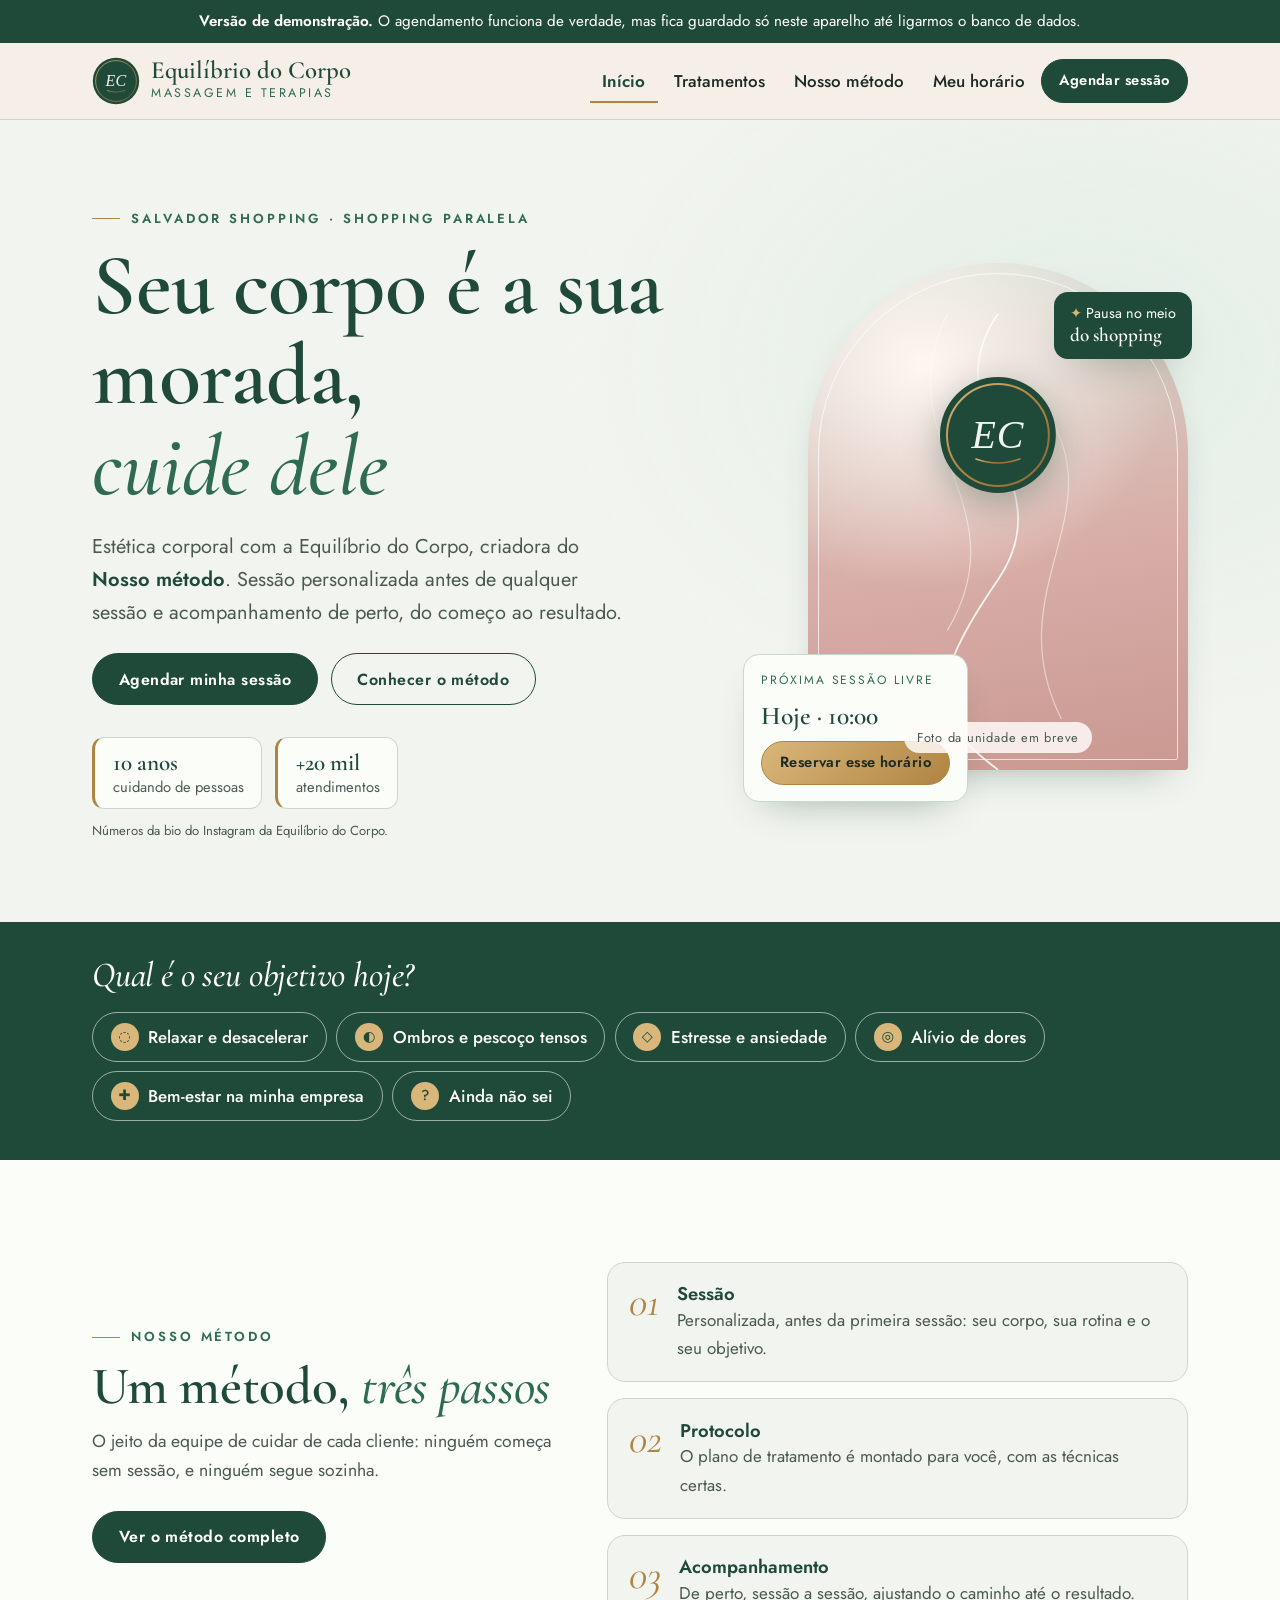
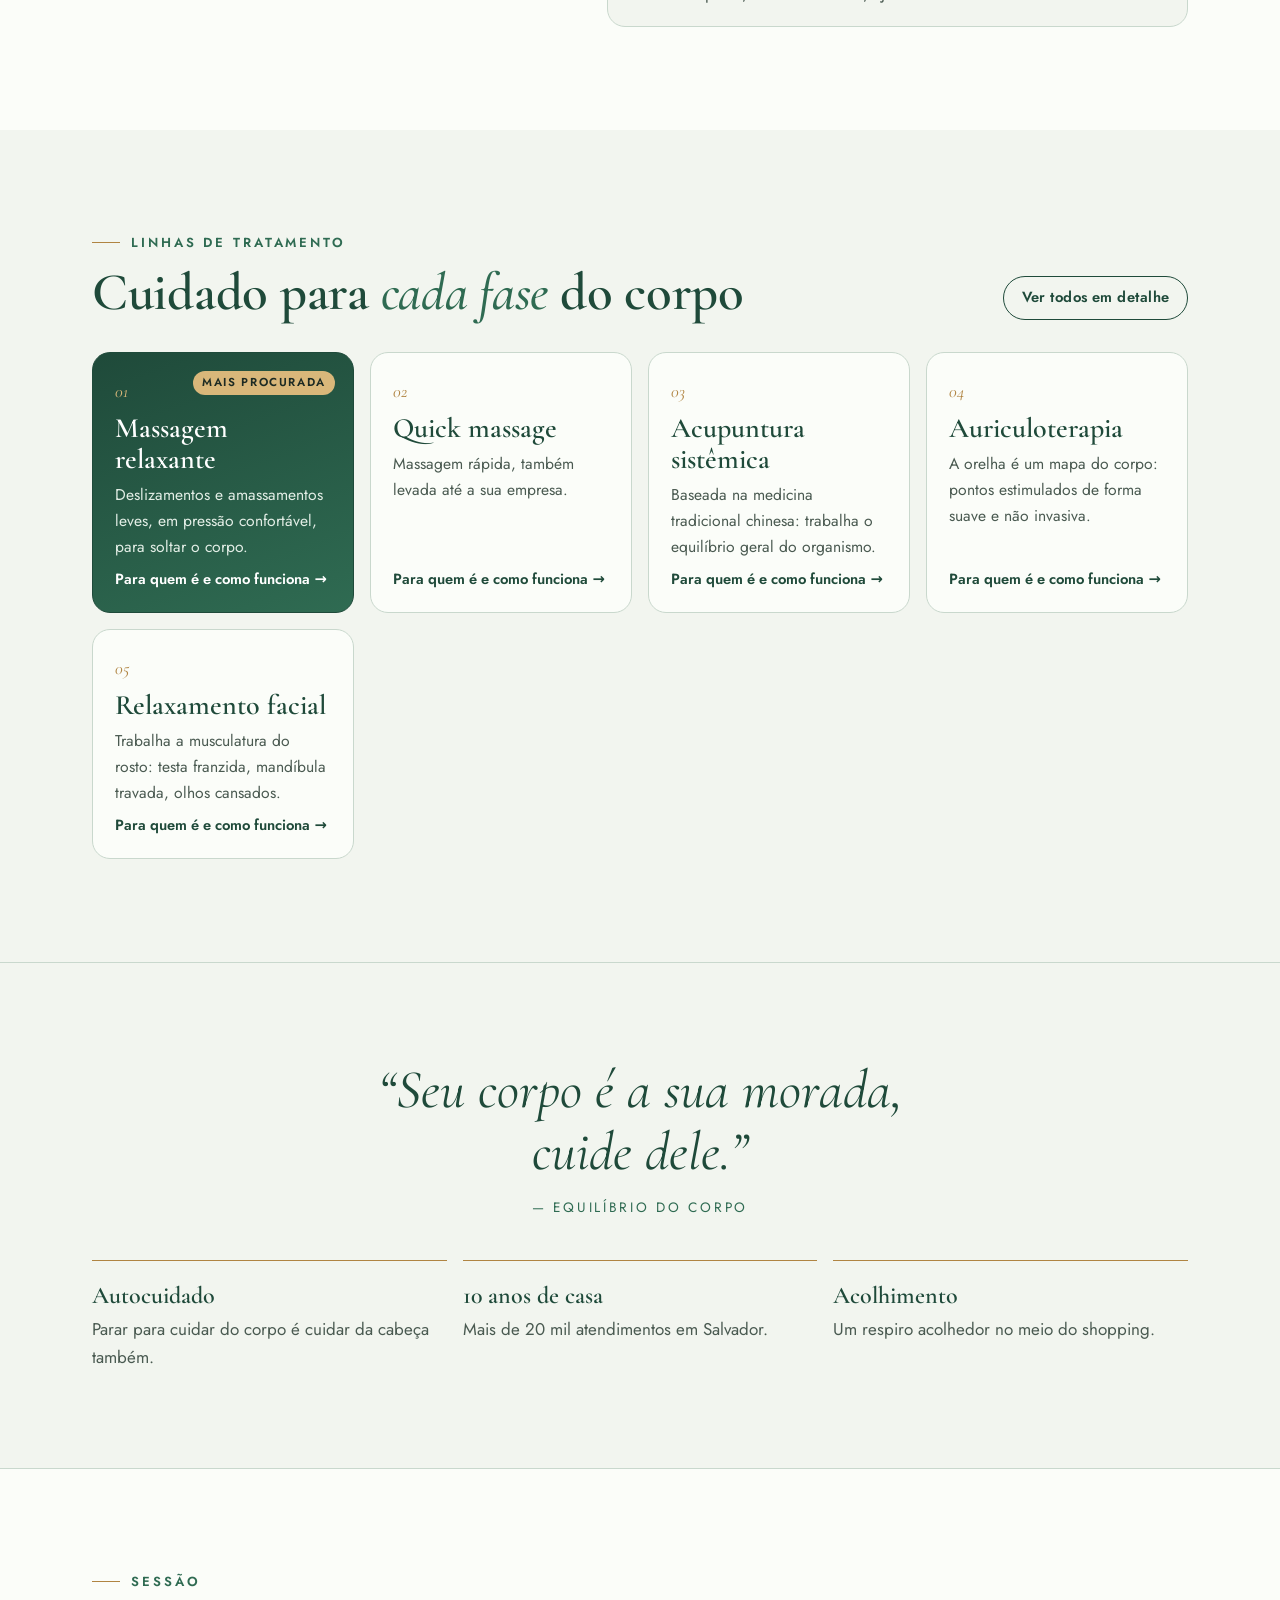
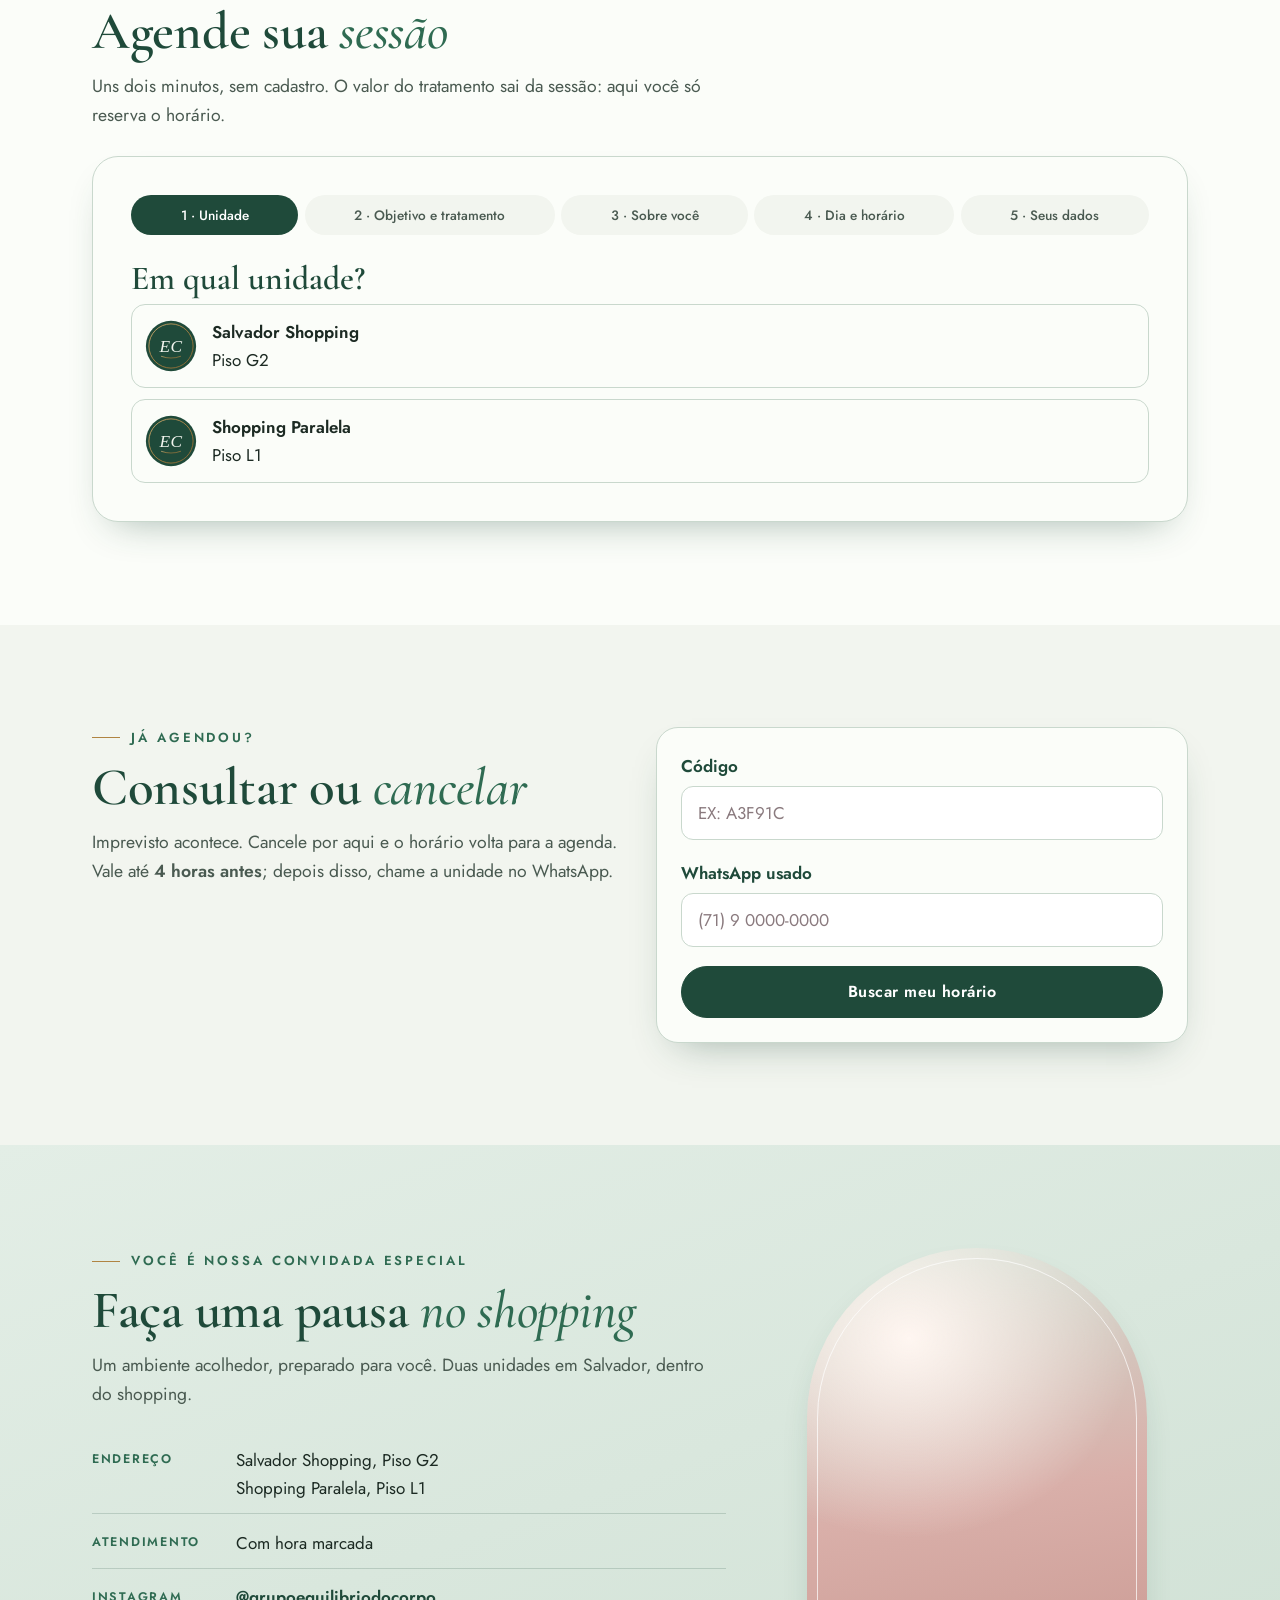
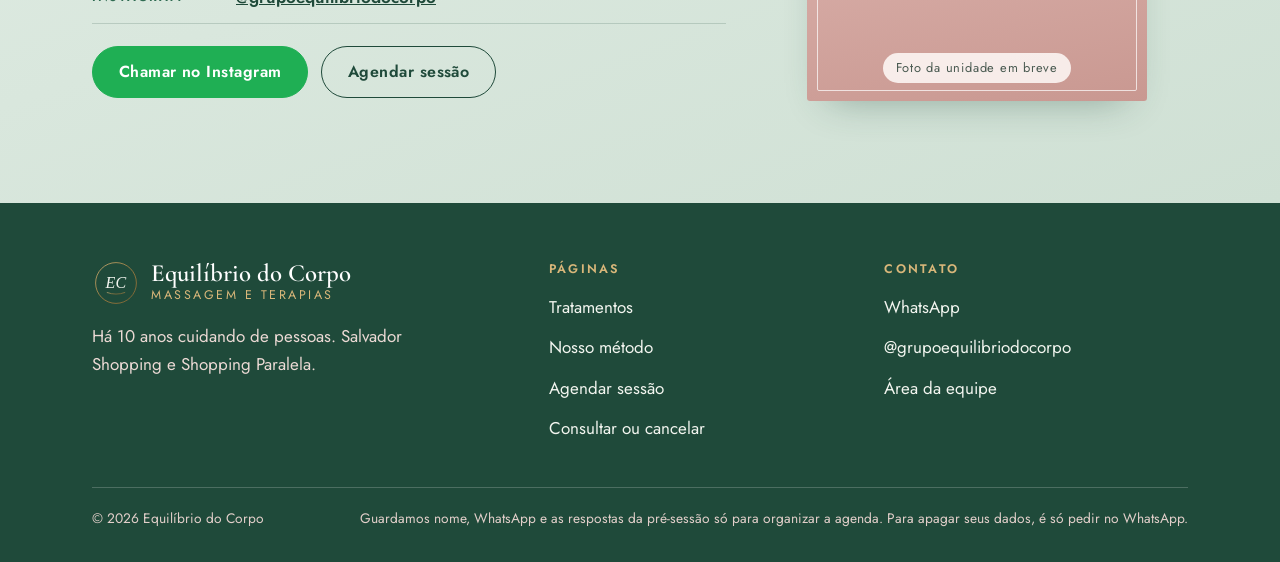
<file: index.html>
<!DOCTYPE html>
<html lang="pt-BR">
<head>
<meta charset="UTF-8">
<meta name="viewport" content="width=device-width, initial-scale=1.0">
<title>Equilíbrio do Corpo · Salvador</title>
<meta name="description" content="Equilíbrio do Corpo: massagem relaxante, quick massage, acupuntura, auriculoterapia e relaxamento facial no Salvador Shopping e no Shopping Paralela. Agende pelo site.">
<meta name="theme-color" content="#1F4A3A">
<link rel="icon" href="assets/monograma.svg" type="image/svg+xml">
<meta property="og:type" content="website">
<meta property="og:title" content="Equilíbrio do Corpo">
<meta property="og:description" content="Seu corpo merece um novo cuidado. Agende sua sessão personalizada.">
<meta property="og:locale" content="pt_BR">
<link rel="preconnect" href="https://fonts.googleapis.com">
<link rel="preconnect" href="https://fonts.gstatic.com" crossorigin>
<link href="https://fonts.googleapis.com/css2?family=Cormorant+Garamond:ital,wght@0,500;0,600;0,700;1,500;1,600&family=Jost:wght@400;500;600;700&display=swap" rel="stylesheet">
<link rel="stylesheet" href="assets/estilo.css?v=20261116105741">
<script type="application/ld+json">
{"@context":"https://schema.org","@type":"HealthAndBeautyBusiness","name":"Equilíbrio do Corpo","address":{"@type":"PostalAddress","addressLocality":"Salvador","addressRegion":"BA","addressCountry":"BR"},"sameAs":["https://www.instagram.com/grupoequilibriodocorpo/"]}
</script>
</head>
<body>

<div id="faixa-demo" class="faixa-demo" hidden>
  <b>Versão de demonstração.</b> O agendamento funciona de verdade, mas fica guardado só neste aparelho até ligarmos o banco de dados.
</div>

<header class="topo">
  <div class="wrap topo-in">
    <a class="marca" href="index.html" aria-label="Equilíbrio do Corpo, início">
      <img src="assets/monograma.svg" alt="" width="48" height="48">
      <span><b>Equilíbrio do Corpo</b><small>Massagem e terapias</small></span>
    </a>
    <button class="btn-menu" id="btn-menu" type="button" aria-expanded="false" aria-controls="menu">Menu</button>
    <nav class="menu" id="menu" aria-label="Páginas">
      <a href="index.html">Início</a>
      <a href="tratamentos.html">Tratamentos</a>
      <a href="metodo.html">Nosso método</a>
      <a href="index.html#meu-horario">Meu horário</a>
      <a class="btn btn-cacau mini" href="index.html#agendar">Agendar sessão</a>
    </nav>
  </div>
</header>

<main>
<!-- ================= CAPA ================= -->
<section class="capa">
  <div class="wrap capa-in">
    <div class="capa-txt">
      <p class="olho">Salvador Shopping · Shopping Paralela</p>
      <h1>Seu corpo é a sua morada, <em>cuide dele</em></h1>
      <p class="lead">Estética corporal com a Equilíbrio do Corpo, criadora do <b>Nosso método</b>. Sessão personalizada antes de qualquer sessão e acompanhamento de perto, do começo ao resultado.</p>
      <div class="acoes">
        <a class="btn btn-cacau" href="#agendar">Agendar minha sessão</a>
        <a class="btn btn-linha" href="metodo.html">Conhecer o método</a>
      </div>
      <ul class="promessas" aria-label="O que a equipe propõe no Instagram">
        <li><b>10 anos</b><span>cuidando de pessoas</span></li>
        <li><b>+20 mil</b><span>atendimentos</span></li>
      </ul>
      <p class="nota-fina">Números da bio do Instagram da Equilíbrio do Corpo.</p>
    </div>
    <div class="capa-arte">
      <div class="arco arco-grande">
        <svg class="arco-linhas" viewBox="0 0 300 400" aria-hidden="true">
          <path d="M150 40 C 95 120, 205 170, 150 250 S 95 360, 150 400" fill="none" stroke="currentColor" stroke-width="1.4"/>
          <path d="M110 40 C 60 140, 170 190, 110 290" fill="none" stroke="currentColor" stroke-width="1" opacity=".55"/>
          <path d="M190 120 C 240 200, 150 260, 200 360" fill="none" stroke="currentColor" stroke-width="1" opacity=".55"/>
        </svg>
        <img class="arco-mono" src="assets/monograma.svg" alt="" width="120" height="120">
        <span class="arco-txt">Foto da unidade em breve</span>
      </div>
      <div class="cartao-vaga" id="prox-vaga" hidden>
        <span class="cv-rot">Próxima sessão livre</span>
        <b id="prox-quando"></b>
        <button class="btn btn-ouro mini" id="prox-reservar" type="button">Reservar esse horário</button>
      </div>
      <div class="cartao-flutua"><span class="estrela" aria-hidden="true">✦</span> Pausa no meio<br><b>do shopping</b></div>
    </div>
  </div>
</section>

<!-- ================= OBJETIVOS ================= -->
<section class="faixa-obj">
  <div class="wrap">
    <h2 class="obj-tit">Qual é o seu objetivo hoje?</h2>
    <div class="objetivos-capa" id="objetivos-capa"></div>
  </div>
</section>

<!-- ================= MÉTODO ================= -->
<section class="secao secao-creme" id="metodo">
  <div class="wrap metodo-teaser">
    <div>
      <p class="olho">Nosso método</p>
      <h2>Um método, <em>três passos</em></h2>
      <p class="sub">O jeito da equipe de cuidar de cada cliente: ninguém começa sem sessão, e ninguém segue sozinha.</p>
      <a class="btn btn-cacau" href="metodo.html">Ver o método completo</a>
    </div>
    <ol class="tres-passos">
      <li><span>01</span><h3>Sessão</h3><p>Personalizada, antes da primeira sessão: seu corpo, sua rotina e o seu objetivo.</p></li>
      <li><span>02</span><h3>Protocolo</h3><p>O plano de tratamento é montado para você, com as técnicas certas.</p></li>
      <li><span>03</span><h3>Acompanhamento</h3><p>De perto, sessão a sessão, ajustando o caminho até o resultado.</p></li>
    </ol>
  </div>
</section>

<!-- ================= TRATAMENTOS ================= -->
<section class="secao" id="tratamentos">
  <div class="wrap">
    <div class="cab-secao">
      <div>
        <p class="olho">Linhas de tratamento</p>
        <h2>Cuidado para <em>cada fase</em> do corpo</h2>
      </div>
      <a class="btn btn-linha mini" href="tratamentos.html">Ver todos em detalhe</a>
    </div>
    <div class="grade-trat" id="grade-tratamentos"></div>
  </div>
</section>

<!-- ================= MANIFESTO ================= -->
<section class="manifesto">
  <div class="wrap">
    <p class="manifesto-frase">“Seu corpo é a sua morada, cuide dele.”</p>
    <p class="manifesto-assina">Equilíbrio do Corpo</p>
    <div class="manifesto-pilares">
      <div><b>Autocuidado</b><span>Parar para cuidar do corpo é cuidar da cabeça também.</span></div>
      <div><b>10 anos de casa</b><span>Mais de 20 mil atendimentos em Salvador.</span></div>
      <div><b>Acolhimento</b><span>Um respiro acolhedor no meio do shopping.</span></div>
    </div>
  </div>
</section>

<!-- ================= AGENDAR ================= -->
<section class="secao secao-creme agendar" id="agendar">
  <div class="wrap">
    <p class="olho">Sessão</p>
    <h2>Agende sua <em>sessão</em></h2>
    <p class="sub">Uns dois minutos, sem cadastro. O valor do tratamento sai da sessão: aqui você só reserva o horário.</p>

    <div class="painel" id="agendar-app">
      <div class="passos" id="passos">
        <div class="passo" data-estado="atual">1 · Unidade</div>
        <div class="passo" data-estado="aberto">2 · Objetivo e tratamento</div>
        <div class="passo" data-estado="aberto">3 · Sobre você</div>
        <div class="passo" data-estado="aberto">4 · Dia e horário</div>
        <div class="passo" data-estado="aberto">5 · Seus dados</div>
      </div>
      <div class="escolhas" id="escolhas" hidden></div>

      <div class="etapa" data-etapa="1" data-ativa>
        <h3>Em qual unidade?</h3>
        <div class="lista-barbeiros" id="lista-barbeiros"></div>
      </div>

      <div class="etapa" data-etapa="2">
        <h3>Qual é o seu objetivo?</h3>
        <p class="dica">Escolha o que mais pesa hoje. Depois, o tratamento que te interessa.</p>
        <div class="objs" id="obj-chips" role="group" aria-label="Objetivo"></div>
        <div class="trat-box" id="trat-box">
          <p class="trat-titulo" id="trat-titulo">Todos os tratamentos</p>
          <div id="lista-servicos"></div>
        </div>
        <div class="acoes"><button class="voltar" type="button" data-voltar="1">← Voltar</button></div>
      </div>

      <div class="etapa" data-etapa="3">
        <h3>Sobre você</h3>
        <p class="dica">Perguntas rápidas para a equipe preparar a sua sessão. Todas opcionais.</p>
        <div class="projeto" id="projeto">
          <div class="campos">
            <div class="pergunta">
              <span class="rotulo-campo">Já fez massagem ou acupuntura antes?</span>
              <div class="chips" data-grupo="ja-fez" data-rotulo="Já fez tratamento estético"><button type="button" class="chip" aria-pressed="false">Sim</button><button type="button" class="chip" aria-pressed="false">Não</button></div>
            </div>
            <div class="pergunta">
              <span class="rotulo-campo">Está gestante?</span>
              <div class="chips" data-grupo="gestante" data-rotulo="Gestante"><button type="button" class="chip" aria-pressed="false">Sim</button><button type="button" class="chip" aria-pressed="false">Não</button></div>
            </div>
            <div class="pergunta">
              <span class="rotulo-campo">Sente alguma dor hoje?</span>
              <div class="chips" data-grupo="cirurgia" data-rotulo="Sente dor"><button type="button" class="chip" aria-pressed="false">Sim</button><button type="button" class="chip" aria-pressed="false">Não</button></div>
            </div>
            <div class="pergunta">
              <span class="rotulo-campo">Prefere ser atendido(a)</span>
              <div class="chips" data-grupo="turno" data-rotulo="Prefere"><button type="button" class="chip" aria-pressed="false">De manhã</button><button type="button" class="chip" aria-pressed="false">À tarde</button><button type="button" class="chip" aria-pressed="false">Tanto faz</button></div>
            </div>
            <div class="campo">
              <label for="pj-ideia">O que mais te incomoda hoje? <small>(opcional)</small></label>
              <textarea id="pj-ideia" maxlength="500" placeholder="Ex: ombros travados de tanto computador; ando ansioso e dormindo mal"></textarea>
            </div>
          </div>
        </div>
        <div id="msg-projeto"></div>
        <div class="acoes">
          <button class="btn btn-cacau" id="pj-continuar" type="button">Escolher dia e horário →</button>
          <button class="voltar" type="button" data-voltar="2">← Trocar o tratamento</button>
        </div>
      </div>

      <div class="etapa" data-etapa="4">
        <h3>Dia e horário</h3>
        <p class="dica">A sessão leva cerca de 1 hora. A confirmação vem pelo WhatsApp.</p>
        <div class="fita" id="fita-dias"></div>
        <p class="titulo-dia" id="titulo-dia"></p>
        <div id="caixa-horas"></div>
        <div class="acoes"><button class="voltar" type="button" data-voltar="3">← Voltar</button></div>
      </div>

      <div class="etapa" data-etapa="5">
        <h3>Seus dados</h3>
        <p class="dica">Só para a unidade confirmar o seu horário.</p>
        <div class="resumo" id="resumo"></div>
        <form id="form-cliente" novalidate>
          <div class="campos">
            <div class="campo"><label for="cli-nome">Seu nome</label><input id="cli-nome" type="text" autocomplete="name" placeholder="Nome e sobrenome" required></div>
            <div class="campo">
              <label for="cli-tel">WhatsApp</label>
              <input id="cli-tel" type="tel" inputmode="numeric" autocomplete="tel" placeholder="(71) 9 0000-0000" required>
              <p class="ajuda">Para confirmar a sessão. Não vai para lista de propaganda.</p>
            </div>
            <div class="campo">
              <label for="cli-obs"><span id="cli-obs-rot">Algo mais</span> <small>(opcional)</small></label>
              <textarea id="cli-obs" maxlength="240" placeholder="Alguma observação para a equipe"></textarea>
            </div>
          </div>
          <div id="msg-form"></div>
          <div class="acoes">
            <button class="btn btn-cacau" id="btn-confirmar" type="submit">Confirmar sessão</button>
            <button class="voltar" type="button" data-voltar="4">← Trocar o horário</button>
          </div>
        </form>
      </div>

      <div class="etapa" data-etapa="6">
        <div class="sucesso">
          <div class="selo-ok" aria-hidden="true"><svg width="34" height="34" viewBox="0 0 24 24" fill="none" stroke="currentColor" stroke-width="2.6" stroke-linecap="round" stroke-linejoin="round"><path d="M20 6 9 17l-5-5"/></svg></div>
          <h3>Sessão reservada</h3>
          <p class="com">com <span id="ok-barbeiro"></span></p>
          <p class="dica" id="ok-linha"></p>
          <p class="rotulo-codigo">Seu código</p>
          <div class="codigo" id="ok-codigo"></div>
          <p class="expl">Seu horário está guardado. Agora mande o resumo no WhatsApp da unidade para confirmar. Com o código você consulta ou cancela até 4 horas antes.</p>
          <div class="acoes">
            <a class="btn btn-zap" id="ok-zap" target="_blank" rel="noopener">Mandar no WhatsApp</a>
            <button class="btn btn-linha" id="ok-copiar" type="button">Copiar resumo</button>
            <a class="btn btn-linha" id="ok-ics">Salvar no calendário</a>
            <button class="btn btn-linha" id="btn-novo" type="button">Agendar outra</button>
          </div>
          <p class="copiado" id="ok-copiado" aria-live="polite"></p>
        </div>
      </div>
    </div>
  </div>
</section>

<!-- ================= MEU HORÁRIO ================= -->
<section class="secao" id="meu-horario">
  <div class="wrap dupla">
    <div>
      <p class="olho">Já agendou?</p>
      <h2>Consultar ou <em>cancelar</em></h2>
      <p class="sub">Imprevisto acontece. Cancele por aqui e o horário volta para a agenda. Vale até <b>4 horas antes</b>; depois disso, chame a unidade no WhatsApp.</p>
    </div>
    <div class="cartao">
      <form id="form-consulta">
        <div class="campos">
          <div class="campo"><label for="con-codigo">Código</label><input id="con-codigo" type="text" placeholder="Ex: A3F91C" style="text-transform:uppercase" required></div>
          <div class="campo"><label for="con-tel">WhatsApp usado</label><input id="con-tel" type="tel" inputmode="numeric" placeholder="(71) 9 0000-0000" required></div>
          <button class="btn btn-cacau btn-bloco" type="submit">Buscar meu horário</button>
        </div>
      </form>
      <div id="saida-consulta"></div>
    </div>
  </div>
</section>

<!-- ================= CONVITE / CONTATO ================= -->
<section class="secao secao-rose" id="contato">
  <div class="wrap convite">
    <div>
      <p class="olho">Você é nossa convidada especial</p>
      <h2>Faça uma pausa <em>no shopping</em></h2>
      <p class="sub">Um ambiente acolhedor, preparado para você. Duas unidades em Salvador, dentro do shopping.</p>
      <div class="info-linhas">
        <div><b>Endereço</b><span>Salvador Shopping, Piso G2<br>Shopping Paralela, Piso L1</span></div>
        <div><b>Atendimento</b><span>Com hora marcada</span></div>
        <div><b>Instagram</b><a href="https://www.instagram.com/grupoequilibriodocorpo/" target="_blank" rel="noopener">@grupoequilibriodocorpo</a></div>
      </div>
      <div class="acoes">
        <a class="btn btn-zap" data-zap href="https://www.instagram.com/grupoequilibriodocorpo/" target="_blank" rel="noopener">Chamar no Instagram</a>
        <a class="btn btn-linha" href="#agendar">Agendar sessão</a>
      </div>
    </div>
    <div class="arco arco-medio"><span class="arco-txt">Foto da unidade em breve</span></div>
  </div>
</section>
</main>

<footer class="rodape">
  <div class="wrap">
    <div class="rodape-in">
      <div>
        <a class="marca" href="index.html"><img src="assets/monograma.svg" alt="" width="48" height="48"><span><b>Equilíbrio do Corpo</b><small>Massagem e terapias</small></span></a>
        <p>Há 10 anos cuidando de pessoas. Salvador Shopping e Shopping Paralela.</p>
      </div>
      <div>
        <b class="rodape-titulo">Páginas</b>
        <ul class="rodape-links">
          <li><a href="tratamentos.html">Tratamentos</a></li>
          <li><a href="metodo.html">Nosso método</a></li>
          <li><a href="index.html#agendar">Agendar sessão</a></li>
          <li><a href="index.html#meu-horario">Consultar ou cancelar</a></li>
        </ul>
      </div>
      <div>
        <b class="rodape-titulo">Contato</b>
        <ul class="rodape-links">
          <li><a data-zap href="https://www.instagram.com/grupoequilibriodocorpo/" target="_blank" rel="noopener">WhatsApp</a></li>
          <li><a href="https://www.instagram.com/grupoequilibriodocorpo/" target="_blank" rel="noopener">@grupoequilibriodocorpo</a></li>
          <li><a href="admin.html">Área da equipe</a></li>
        </ul>
      </div>
    </div>
    <div class="creditos">
      <span>© <span class="ano"></span> Equilíbrio do Corpo</span>
      <span>Guardamos nome, WhatsApp e as respostas da pré-sessão só para organizar a agenda. Para apagar seus dados, é só pedir no WhatsApp.</span>
    </div>
  </div>
</footer>

<a class="flutua btn btn-cacau" href="#agendar">Agendar sessão</a>

<script src="assets/config.js?v=20261116105741"></script>
<script src="assets/demo.js?v=20261116105741"></script>
<script src="assets/site.js?v=20261116105741"></script>
<script src="assets/avaliacao.js?v=20261116105741"></script>
<script src="assets/agenda.js?v=20261116105741"></script>
</body>
</html>
</file>
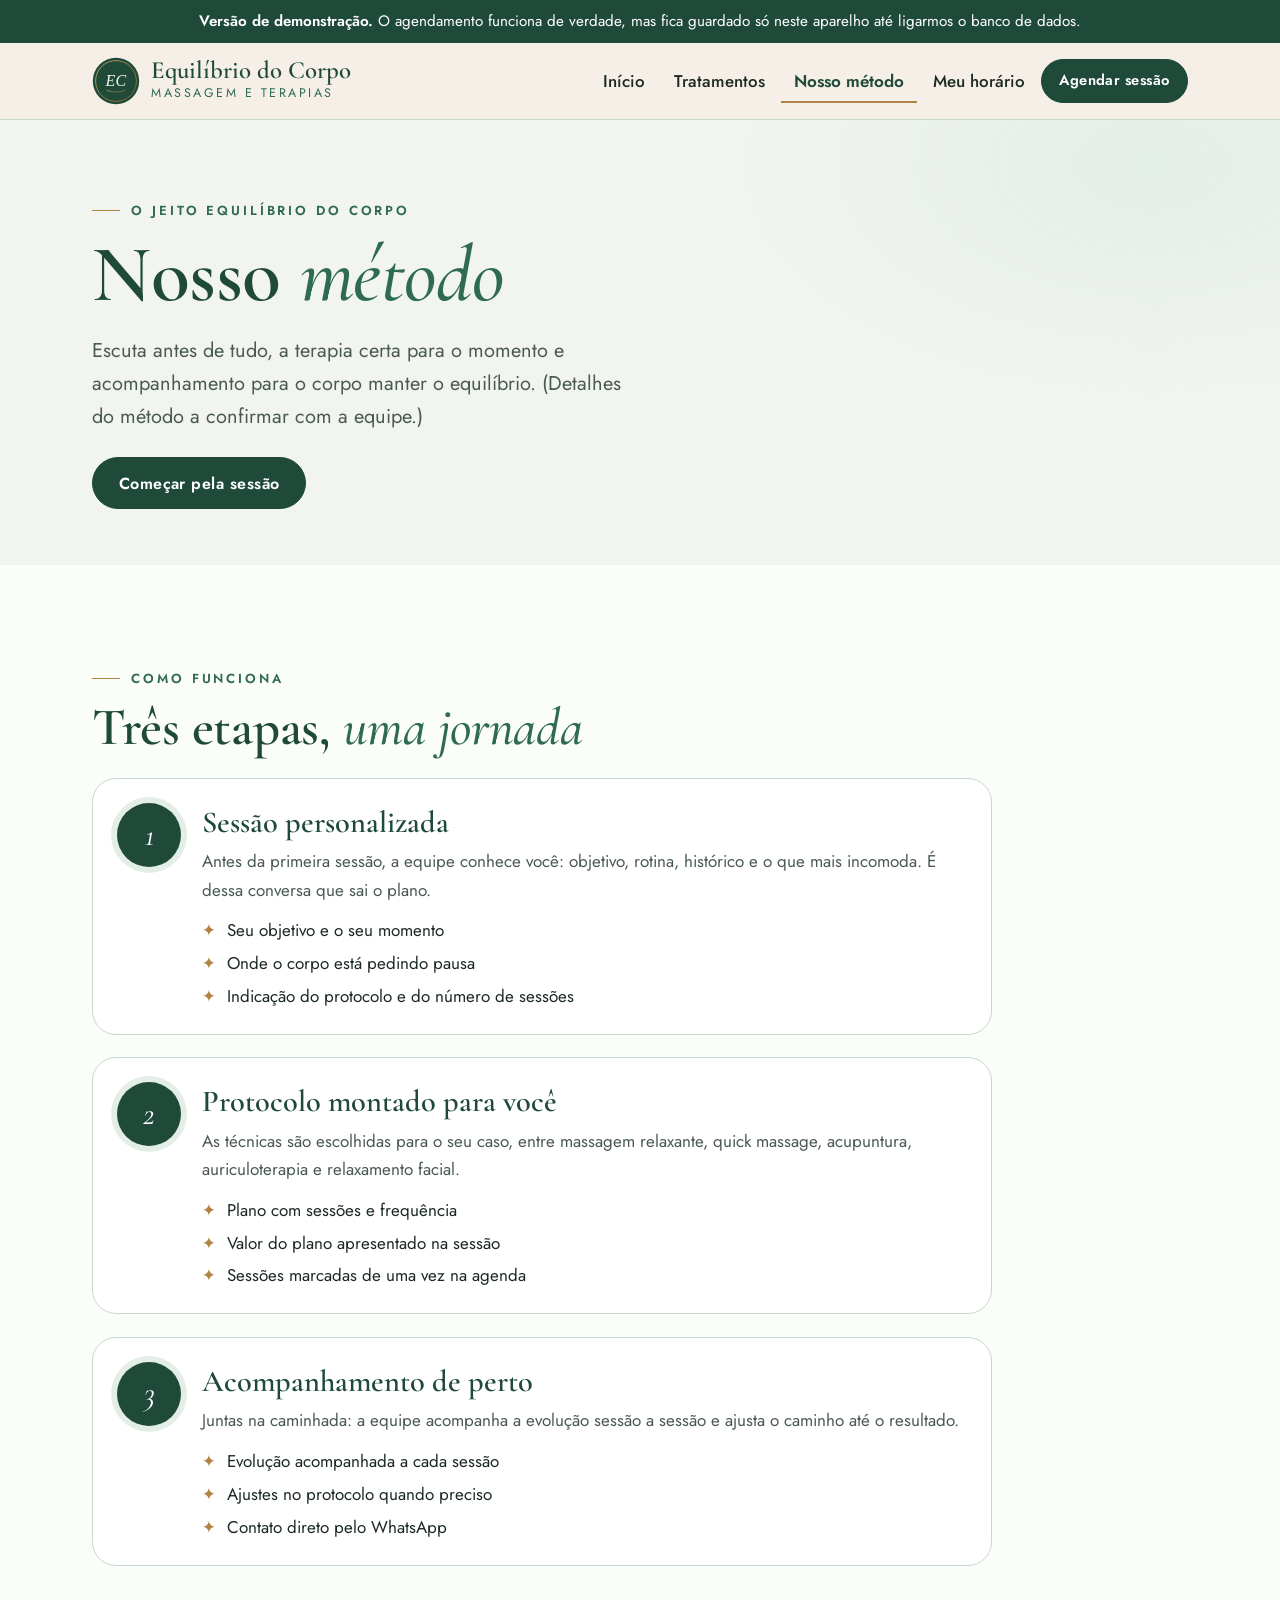
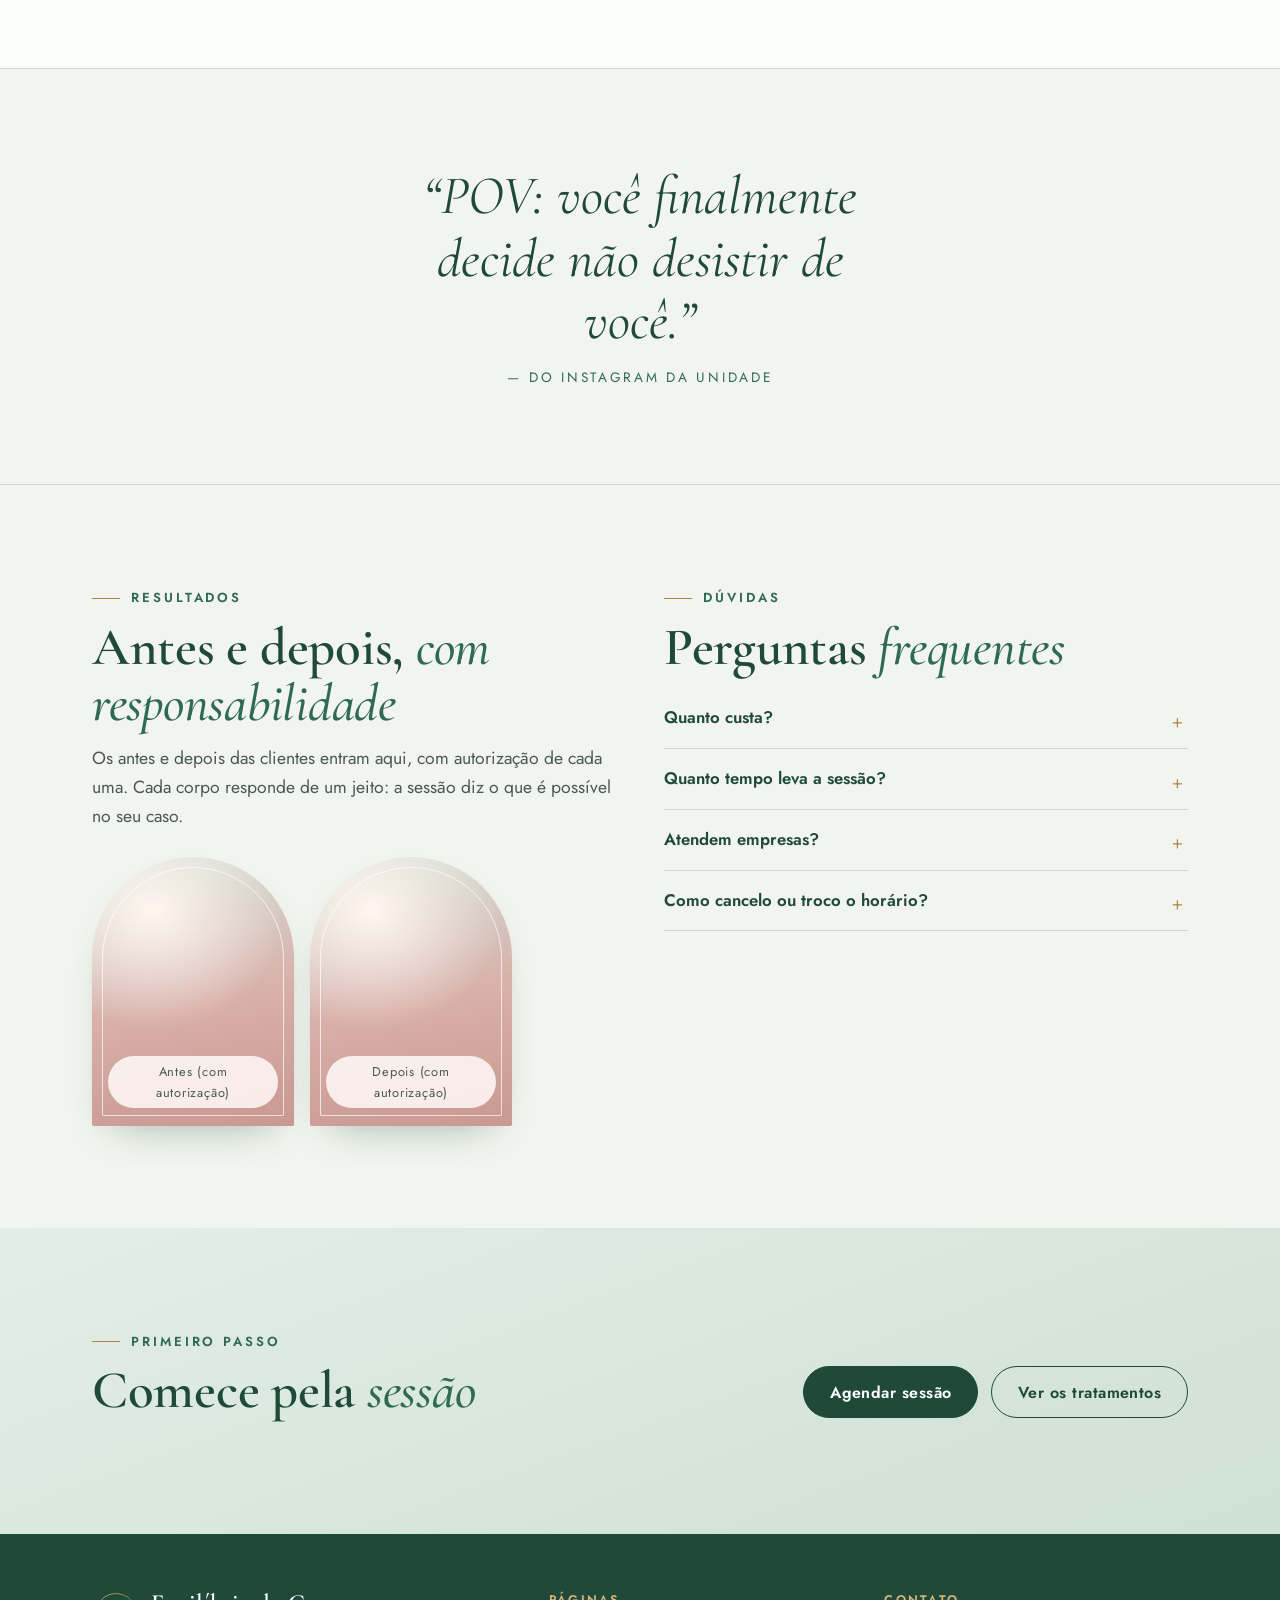
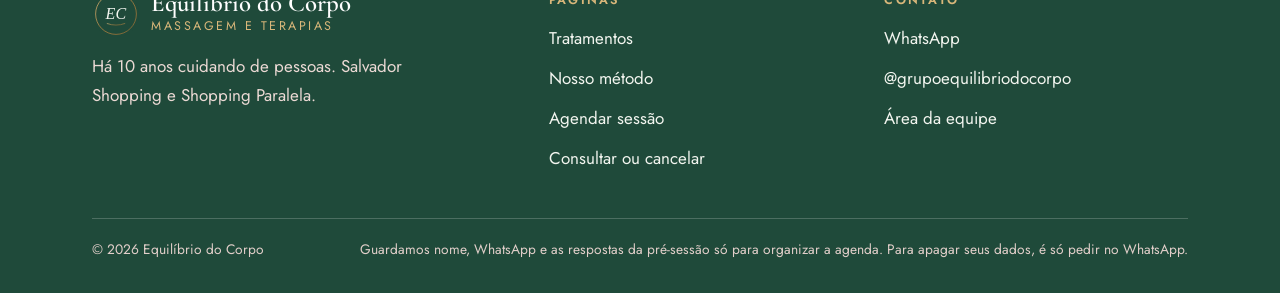
<file: metodo.html>
<!DOCTYPE html>
<html lang="pt-BR">
<head>
<meta charset="UTF-8">
<meta name="viewport" content="width=device-width, initial-scale=1.0">
<title>Nosso método · Equilíbrio do Corpo</title>
<meta name="description" content="Como funciona uma sessão na Equilíbrio do Corpo: conversa, terapia e acompanhamento.">
<meta name="theme-color" content="#1F4A3A">
<link rel="icon" href="assets/monograma.svg" type="image/svg+xml">
<meta property="og:type" content="website">
<meta property="og:title" content="Equilíbrio do Corpo">
<meta property="og:description" content="Seu corpo merece um novo cuidado. Agende sua sessão personalizada.">
<meta property="og:locale" content="pt_BR">
<link rel="preconnect" href="https://fonts.googleapis.com">
<link rel="preconnect" href="https://fonts.gstatic.com" crossorigin>
<link href="https://fonts.googleapis.com/css2?family=Cormorant+Garamond:ital,wght@0,500;0,600;0,700;1,500;1,600&family=Jost:wght@400;500;600;700&display=swap" rel="stylesheet">
<link rel="stylesheet" href="assets/estilo.css?v=20261116105741">
</head>
<body>

<div id="faixa-demo" class="faixa-demo" hidden>
  <b>Versão de demonstração.</b> O agendamento funciona de verdade, mas fica guardado só neste aparelho até ligarmos o banco de dados.
</div>

<header class="topo">
  <div class="wrap topo-in">
    <a class="marca" href="index.html" aria-label="Equilíbrio do Corpo, início">
      <img src="assets/monograma.svg" alt="" width="48" height="48">
      <span><b>Equilíbrio do Corpo</b><small>Massagem e terapias</small></span>
    </a>
    <button class="btn-menu" id="btn-menu" type="button" aria-expanded="false" aria-controls="menu">Menu</button>
    <nav class="menu" id="menu" aria-label="Páginas">
      <a href="index.html">Início</a>
      <a href="tratamentos.html">Tratamentos</a>
      <a href="metodo.html">Nosso método</a>
      <a href="index.html#meu-horario">Meu horário</a>
      <a class="btn btn-cacau mini" href="index.html#agendar">Agendar sessão</a>
    </nav>
  </div>
</header>

<main>
<section class="pg-cab pg-metodo">
  <div class="wrap capa-in">
    <div>
      <p class="olho">O jeito Equilíbrio do Corpo</p>
      <h1 class="pg-tit">Nosso <em>método</em></h1>
      <p class="lead">Escuta antes de tudo, a terapia certa para o momento e acompanhamento para o corpo manter o equilíbrio. (Detalhes do método a confirmar com a equipe.)</p>
      <div class="acoes">
        <a class="btn btn-cacau" href="index.html?tratamento=massagem-relaxante#agendar">Começar pela sessão</a>
      </div>
    </div>
    <div class="selo-metodo" aria-hidden="true">
      <svg viewBox="0 0 240 240">
        <defs><path id="circ" d="M120 120 m-92 0 a92 92 0 1 1 184 0 a92 92 0 1 1 -184 0"/></defs>
        <circle cx="120" cy="120" r="112" fill="none" stroke="currentColor" stroke-width="1.2"/>
        <circle cx="120" cy="120" r="74" fill="none" stroke="currentColor" stroke-width="1"/>
        <text font-size="15" letter-spacing="5" fill="currentColor"><textPath href="#circ">MÉTODO START MULHER · AVALIAÇÃO · PROTOCOLO · ACOMPANHAMENTO ·</textPath></text>
        <text x="120" y="136" text-anchor="middle" font-size="48" font-style="italic" font-family="Cormorant Garamond, Georgia, serif" fill="currentColor">Pausa</text>
      </svg>
    </div>
  </div>
</section>
<section class="secao secao-creme">
  <div class="wrap">
    <p class="olho">Como funciona</p>
    <h2>Três etapas, <em>uma jornada</em></h2>
    <ol class="jornada">
      <li>
        <span class="jornada-num">1</span>
        <div>
          <h3>Sessão personalizada</h3>
          <p>Antes da primeira sessão, a equipe conhece você: objetivo, rotina, histórico e o que mais incomoda. É dessa conversa que sai o plano.</p>
          <ul class="tiques"><li>Seu objetivo e o seu momento</li><li>Onde o corpo está pedindo pausa</li><li>Indicação do protocolo e do número de sessões</li></ul>
        </div>
      </li>
      <li>
        <span class="jornada-num">2</span>
        <div>
          <h3>Protocolo montado para você</h3>
          <p>As técnicas são escolhidas para o seu caso, entre massagem relaxante, quick massage, acupuntura, auriculoterapia e relaxamento facial.</p>
          <ul class="tiques"><li>Plano com sessões e frequência</li><li>Valor do plano apresentado na sessão</li><li>Sessões marcadas de uma vez na agenda</li></ul>
        </div>
      </li>
      <li>
        <span class="jornada-num">3</span>
        <div>
          <h3>Acompanhamento de perto</h3>
          <p>Juntas na caminhada: a equipe acompanha a evolução sessão a sessão e ajusta o caminho até o resultado.</p>
          <ul class="tiques"><li>Evolução acompanhada a cada sessão</li><li>Ajustes no protocolo quando preciso</li><li>Contato direto pelo WhatsApp</li></ul>
        </div>
      </li>
    </ol>
  </div>
</section>
<section class="manifesto">
  <div class="wrap">
    <p class="manifesto-frase">“POV: você finalmente decide não desistir de você.”</p>
    <p class="manifesto-assina">do Instagram da unidade</p>
  </div>
</section>
<section class="secao">
  <div class="wrap duas-col">
    <div>
      <p class="olho">Resultados</p>
      <h2>Antes e depois, <em>com responsabilidade</em></h2>
      <p class="sub">Os antes e depois das clientes entram aqui, com autorização de cada uma. Cada corpo responde de um jeito: a sessão diz o que é possível no seu caso.</p>
      <div class="antes-depois">
        <div class="arco arco-mini"><span class="arco-txt">Antes (com autorização)</span></div>
        <div class="arco arco-mini"><span class="arco-txt">Depois (com autorização)</span></div>
      </div>
    </div>
    <div>
      <p class="olho">Dúvidas</p>
      <h2>Perguntas <em>frequentes</em></h2>
      <div class="faq">
        <details><summary>Quanto custa?</summary><p>O valor é sob sessão: depende do protocolo e do número de sessões montados para você.</p></details>
        
        <details><summary>Quanto tempo leva a sessão?</summary><p>Depende da terapia: de sessões rápidas a cerca de 1 hora (a confirmar).</p></details>
        <details><summary>Atendem empresas?</summary><p>Sim: a quick massage vai até a sua empresa. Fale com a equipe para montar o formato.</p></details>
        <details><summary>Como cancelo ou troco o horário?</summary><p>Com o código do agendamento, em “Meu horário”, até 4 horas antes. Depois disso, pelo WhatsApp.</p></details>
      </div>
    </div>
  </div>
</section>
<section class="secao secao-rose">
  <div class="wrap faixa-cta">
    <div>
      <p class="olho">Primeiro passo</p>
      <h2>Comece pela <em>sessão</em></h2>
    </div>
    <div class="acoes">
      <a class="btn btn-cacau" href="index.html?tratamento=massagem-relaxante#agendar">Agendar sessão</a>
      <a class="btn btn-linha" href="tratamentos.html">Ver os tratamentos</a>
    </div>
  </div>
</section>
</main>

<footer class="rodape">
  <div class="wrap">
    <div class="rodape-in">
      <div>
        <a class="marca" href="index.html"><img src="assets/monograma.svg" alt="" width="48" height="48"><span><b>Equilíbrio do Corpo</b><small>Massagem e terapias</small></span></a>
        <p>Há 10 anos cuidando de pessoas. Salvador Shopping e Shopping Paralela.</p>
      </div>
      <div>
        <b class="rodape-titulo">Páginas</b>
        <ul class="rodape-links">
          <li><a href="tratamentos.html">Tratamentos</a></li>
          <li><a href="metodo.html">Nosso método</a></li>
          <li><a href="index.html#agendar">Agendar sessão</a></li>
          <li><a href="index.html#meu-horario">Consultar ou cancelar</a></li>
        </ul>
      </div>
      <div>
        <b class="rodape-titulo">Contato</b>
        <ul class="rodape-links">
          <li><a data-zap href="https://www.instagram.com/grupoequilibriodocorpo/" target="_blank" rel="noopener">WhatsApp</a></li>
          <li><a href="https://www.instagram.com/grupoequilibriodocorpo/" target="_blank" rel="noopener">@grupoequilibriodocorpo</a></li>
          <li><a href="admin.html">Área da equipe</a></li>
        </ul>
      </div>
    </div>
    <div class="creditos">
      <span>© <span class="ano"></span> Equilíbrio do Corpo</span>
      <span>Guardamos nome, WhatsApp e as respostas da pré-sessão só para organizar a agenda. Para apagar seus dados, é só pedir no WhatsApp.</span>
    </div>
  </div>
</footer>

<a class="flutua btn btn-cacau" href="index.html#agendar">Agendar sessão</a>

<script src="assets/config.js?v=20261116105741"></script>
<script src="assets/site.js?v=20261116105741"></script>
</body>
</html>
</file>
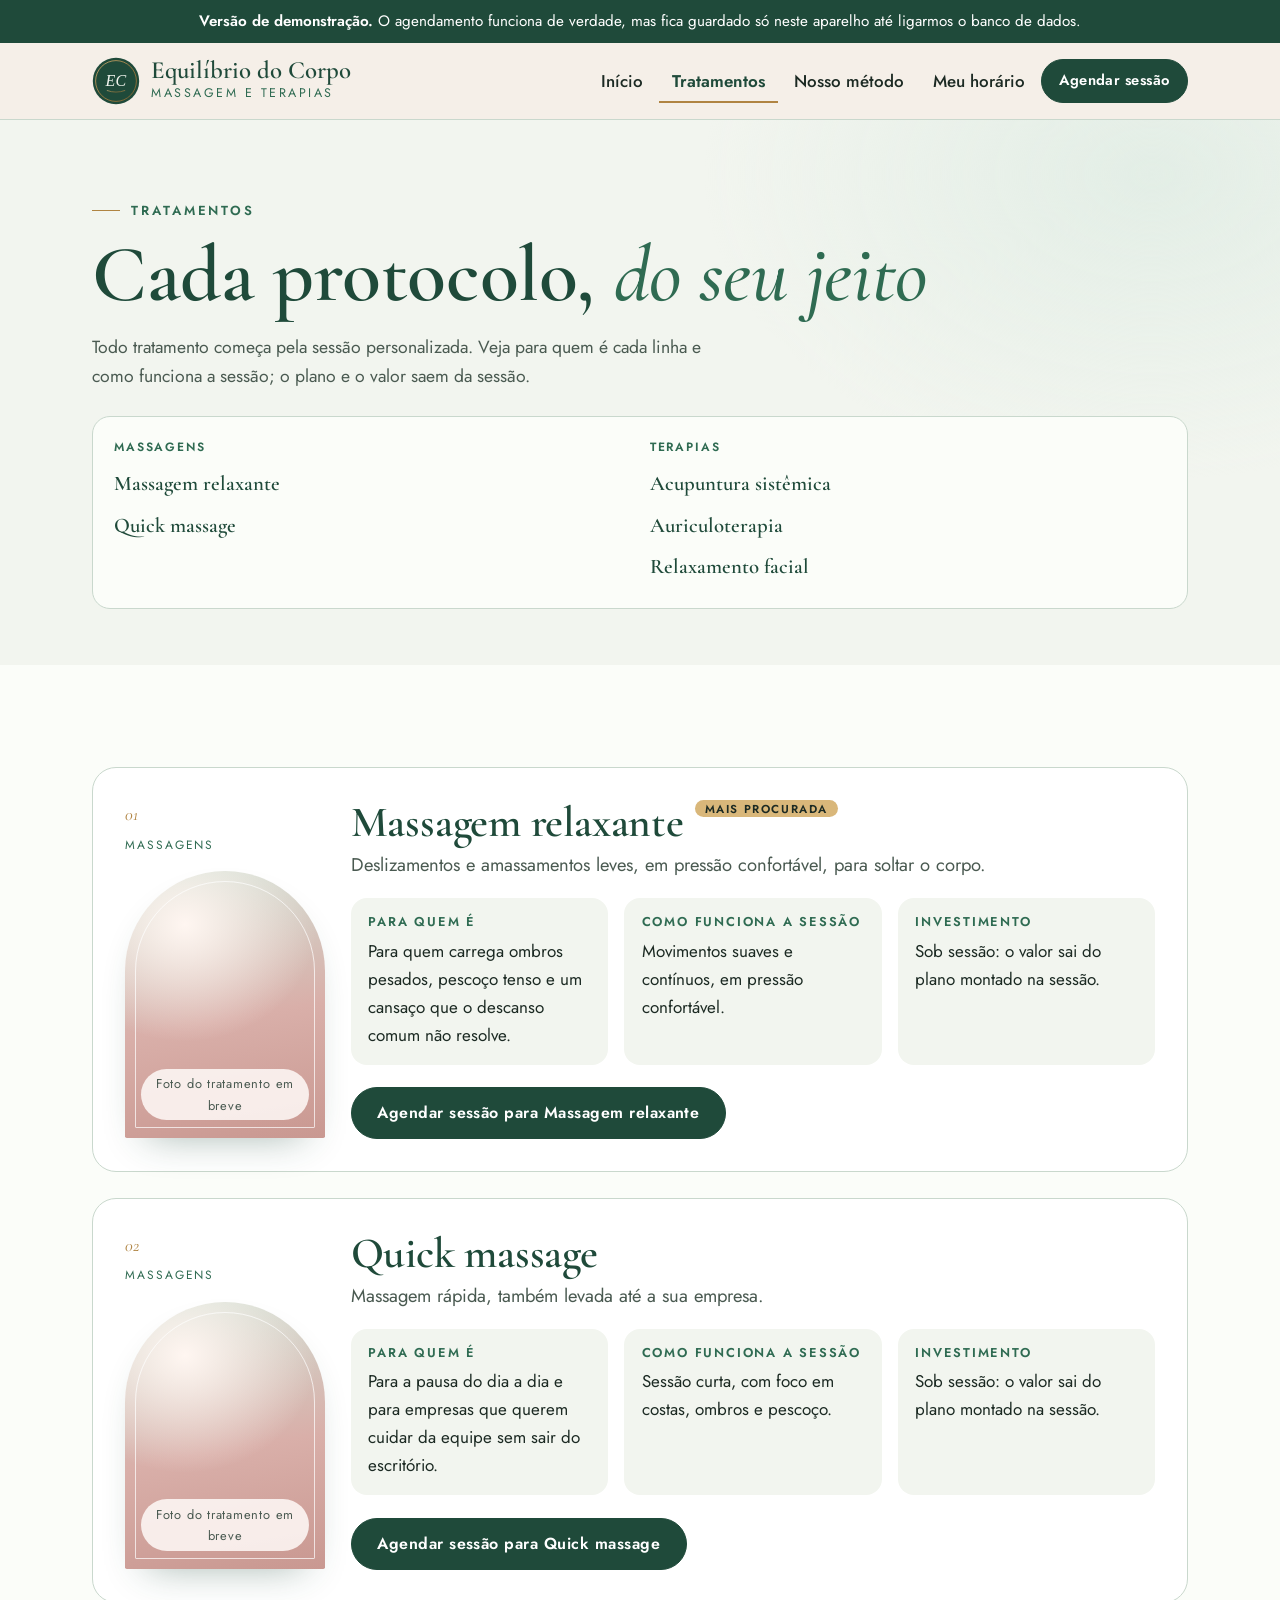
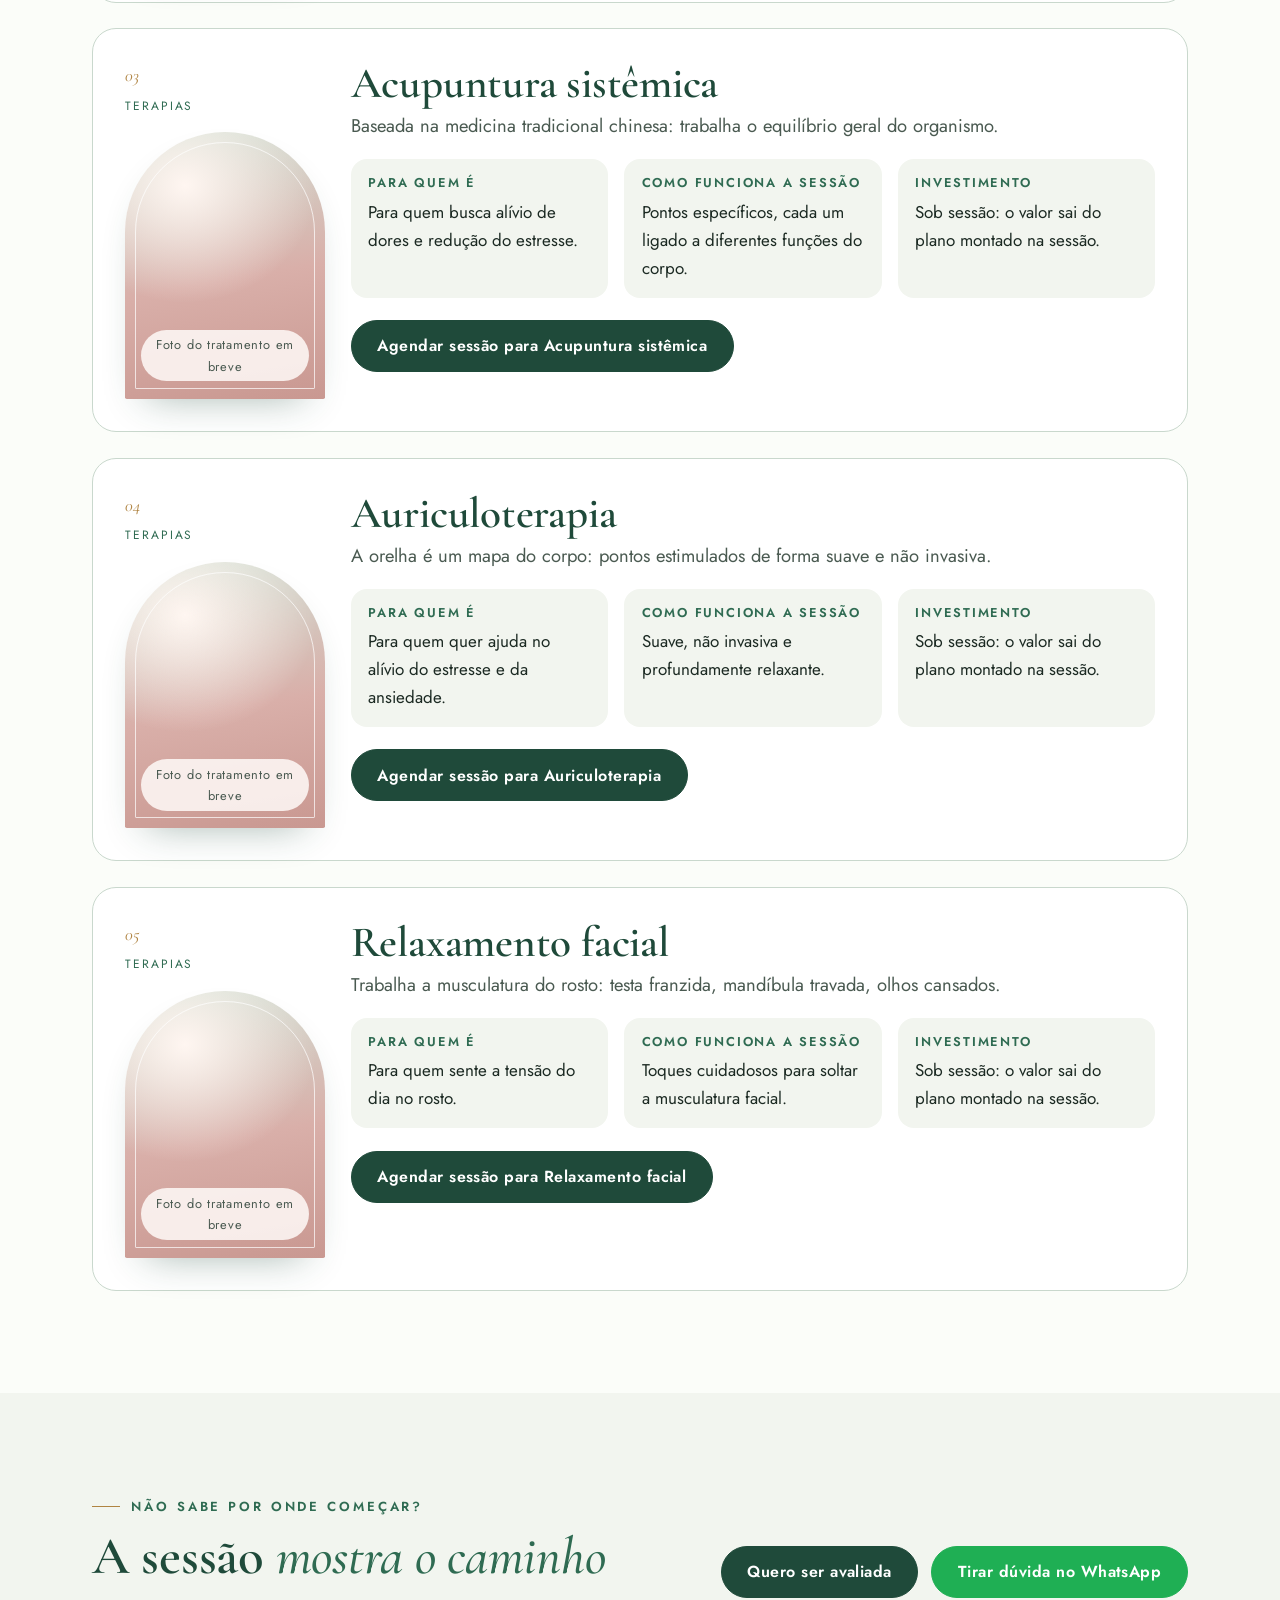
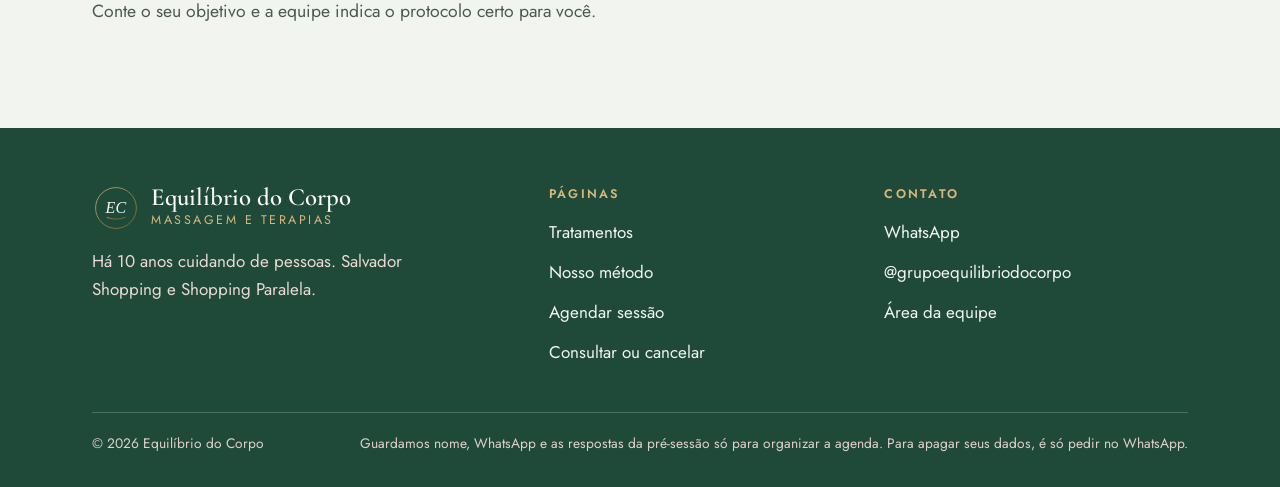
<file: tratamentos.html>
<!DOCTYPE html>
<html lang="pt-BR">
<head>
<meta charset="UTF-8">
<meta name="viewport" content="width=device-width, initial-scale=1.0">
<title>Tratamentos · Equilíbrio do Corpo</title>
<meta name="description" content="Terapias da Equilíbrio do Corpo em Salvador: massagem relaxante, quick massage, acupuntura sistêmica, auriculoterapia e relaxamento facial.">
<meta name="theme-color" content="#1F4A3A">
<link rel="icon" href="assets/monograma.svg" type="image/svg+xml">
<meta property="og:type" content="website">
<meta property="og:title" content="Equilíbrio do Corpo">
<meta property="og:description" content="Seu corpo merece um novo cuidado. Agende sua sessão personalizada.">
<meta property="og:locale" content="pt_BR">
<link rel="preconnect" href="https://fonts.googleapis.com">
<link rel="preconnect" href="https://fonts.gstatic.com" crossorigin>
<link href="https://fonts.googleapis.com/css2?family=Cormorant+Garamond:ital,wght@0,500;0,600;0,700;1,500;1,600&family=Jost:wght@400;500;600;700&display=swap" rel="stylesheet">
<link rel="stylesheet" href="assets/estilo.css?v=20261116105741">
</head>
<body>

<div id="faixa-demo" class="faixa-demo" hidden>
  <b>Versão de demonstração.</b> O agendamento funciona de verdade, mas fica guardado só neste aparelho até ligarmos o banco de dados.
</div>

<header class="topo">
  <div class="wrap topo-in">
    <a class="marca" href="index.html" aria-label="Equilíbrio do Corpo, início">
      <img src="assets/monograma.svg" alt="" width="48" height="48">
      <span><b>Equilíbrio do Corpo</b><small>Massagem e terapias</small></span>
    </a>
    <button class="btn-menu" id="btn-menu" type="button" aria-expanded="false" aria-controls="menu">Menu</button>
    <nav class="menu" id="menu" aria-label="Páginas">
      <a href="index.html">Início</a>
      <a href="tratamentos.html">Tratamentos</a>
      <a href="metodo.html">Nosso método</a>
      <a href="index.html#meu-horario">Meu horário</a>
      <a class="btn btn-cacau mini" href="index.html#agendar">Agendar sessão</a>
    </nav>
  </div>
</header>

<main>
<section class="pg-cab">
  <div class="wrap">
    <p class="olho">Tratamentos</p>
    <h1 class="pg-tit">Cada protocolo, <em>do seu jeito</em></h1>
    <p class="sub">Todo tratamento começa pela sessão personalizada. Veja para quem é cada linha e como funciona a sessão; o plano e o valor saem da sessão.</p>
    <nav class="indice" id="indice" aria-label="Ir para o tratamento"></nav>
  </div>
</section>
<section class="secao secao-creme">
  <div class="wrap">
    <div class="fichas" id="fichas"></div>
  </div>
</section>
<section class="secao">
  <div class="wrap faixa-cta">
    <div>
      <p class="olho">Não sabe por onde começar?</p>
      <h2>A sessão <em>mostra o caminho</em></h2>
      <p class="sub">Conte o seu objetivo e a equipe indica o protocolo certo para você.</p>
    </div>
    <div class="acoes">
      <a class="btn btn-cacau" href="index.html?tratamento=nao-sei#agendar">Quero ser avaliada</a>
      <a class="btn btn-zap" data-zap href="https://www.instagram.com/grupoequilibriodocorpo/" target="_blank" rel="noopener">Tirar dúvida no WhatsApp</a>
    </div>
  </div>
</section>
</main>

<footer class="rodape">
  <div class="wrap">
    <div class="rodape-in">
      <div>
        <a class="marca" href="index.html"><img src="assets/monograma.svg" alt="" width="48" height="48"><span><b>Equilíbrio do Corpo</b><small>Massagem e terapias</small></span></a>
        <p>Há 10 anos cuidando de pessoas. Salvador Shopping e Shopping Paralela.</p>
      </div>
      <div>
        <b class="rodape-titulo">Páginas</b>
        <ul class="rodape-links">
          <li><a href="tratamentos.html">Tratamentos</a></li>
          <li><a href="metodo.html">Nosso método</a></li>
          <li><a href="index.html#agendar">Agendar sessão</a></li>
          <li><a href="index.html#meu-horario">Consultar ou cancelar</a></li>
        </ul>
      </div>
      <div>
        <b class="rodape-titulo">Contato</b>
        <ul class="rodape-links">
          <li><a data-zap href="https://www.instagram.com/grupoequilibriodocorpo/" target="_blank" rel="noopener">WhatsApp</a></li>
          <li><a href="https://www.instagram.com/grupoequilibriodocorpo/" target="_blank" rel="noopener">@grupoequilibriodocorpo</a></li>
          <li><a href="admin.html">Área da equipe</a></li>
        </ul>
      </div>
    </div>
    <div class="creditos">
      <span>© <span class="ano"></span> Equilíbrio do Corpo</span>
      <span>Guardamos nome, WhatsApp e as respostas da pré-sessão só para organizar a agenda. Para apagar seus dados, é só pedir no WhatsApp.</span>
    </div>
  </div>
</footer>

<a class="flutua btn btn-cacau" href="index.html#agendar">Agendar sessão</a>

<script src="assets/config.js?v=20261116105741"></script>
<script src="assets/site.js?v=20261116105741"></script>
</body>
</html>
</file>
<file: assets/estilo.css>
/* =====================================================================
   Equilíbrio do Corpo — folha de estilo
   Conceito: ATELIÊ NUDE. Fundo nude/creme claro, títulos em serifa
   editorial (Cormorant Garamond, itálico como assinatura), texto em Jost.
   Cacau profundo (o 🤎 das legendas) para texto e ações, rosé para
   superfícies, dourado só em filetes e detalhes. Sem fotos ainda: arcos
   com gradiente e traço fino no lugar, com aviso discreto "em breve".
   Contraste: cacau sobre nude ~12:1; texto corrido #1C2A23 ~15:1;
   branco sobre cacau ~12:1. Dourado nunca leva texto pequeno.
   ===================================================================== */

:root{
  --nude:      #F2F5EF;
  --creme:     #FBFDF9;
  --rose:      #CFE0D4;
  --rose-2:    #E3EEE6;
  --cacau:     #1F4A3A;
  --cacau-2:   #2F6B52;
  --texto:     #1C2A23;
  --texto-2:   #4A5A51;
  --ouro:      #B08442;
  --ouro-claro:#D9B77A;
  --linha:     #C9D8CD;
  --zap:       #1FAF54;
  --erro:      #A3242C;

  --serif: 'Cormorant Garamond', 'Times New Roman', Georgia, serif;
  --corpo: 'Jost', system-ui, -apple-system, 'Segoe UI', sans-serif;
  --larg: 1160px;
  --raio: 18px;
  --sombra: 0 18px 40px -22px rgba(31,74,58,.45);
}

*{margin:0;padding:0;box-sizing:border-box}
[hidden]{display:none !important}
html{scroll-behavior:smooth;-webkit-text-size-adjust:100%;scroll-padding-top:86px}
body{font-family:var(--corpo);font-size:1.0625rem;font-weight:400;line-height:1.65;background:var(--nude);color:var(--texto);-webkit-font-smoothing:antialiased;overflow-x:hidden}
img{display:block;max-width:100%}
a{color:inherit}
button{font:inherit;color:inherit;background:none;border:none;cursor:pointer}
:focus-visible{outline:3px solid var(--cacau);outline-offset:3px}
.wrap{max-width:var(--larg);margin:0 auto;padding:0 clamp(1rem,4vw,2rem)}
b,strong{font-weight:600}

/* ---------- tipografia ---------- */
h1,h2{font-family:var(--serif);font-weight:600;color:var(--cacau);line-height:1.05;letter-spacing:-.005em}
h1 em,h2 em{font-style:italic;font-weight:500;color:var(--cacau-2)}
h2{font-size:clamp(2.1rem,5vw,3.3rem);margin-bottom:.8rem}
h3{font-family:var(--corpo);font-weight:600;font-size:1.15rem;color:var(--cacau);line-height:1.3}
.olho{font-size:.82rem;font-weight:600;letter-spacing:.22em;text-transform:uppercase;color:var(--cacau-2);display:flex;align-items:center;gap:.7rem;margin-bottom:.7rem}
.olho::before{content:"";width:28px;height:1px;background:var(--ouro)}
.sub{max-width:40rem;font-size:1.1rem;color:var(--texto-2);margin-bottom:1.6rem}
.lead{font-size:clamp(1.1rem,2vw,1.25rem);max-width:34rem;color:var(--texto-2);margin:1.1rem 0 1.5rem}
.lead b{color:var(--cacau)}
.secao{padding:clamp(3.5rem,8vw,6.5rem) 0}
.secao-creme{background:var(--creme)}
.secao-rose{background:linear-gradient(160deg,var(--rose-2),var(--rose))}

/* ---------- botões ---------- */
.btn{display:inline-flex;align-items:center;justify-content:center;gap:.5rem;min-height:52px;padding:.8rem 1.6rem;
  font-family:var(--corpo);font-weight:600;font-size:1rem;letter-spacing:.03em;text-decoration:none;text-align:center;line-height:1.2;
  border:1.5px solid var(--cacau);border-radius:999px;transition:transform .15s, box-shadow .15s, background .15s}
.btn:hover{transform:translateY(-2px);box-shadow:var(--sombra)}
.btn:disabled{opacity:.55;cursor:not-allowed;transform:none}
.btn-cacau{background:var(--cacau);color:#fff}
.btn-cacau:hover{background:var(--cacau-2)}
.btn-linha{background:transparent;color:var(--cacau)}
.btn-linha:hover{background:var(--creme)}
.btn-ouro{background:linear-gradient(135deg,var(--ouro-claro),var(--ouro));color:var(--texto);border-color:var(--ouro)}
.btn-zap{background:var(--zap);color:#fff;border-color:var(--zap)}
.btn-direct{background:var(--cacau);color:#fff}
.btn-bloco{width:100%}
.mini{min-height:44px;padding:.5rem 1.1rem;font-size:.92rem}
.acoes{display:flex;flex-wrap:wrap;gap:.8rem;margin-top:1.4rem}
.faixa-demo{background:var(--cacau);color:#fff;text-align:center;padding:.55rem 1rem;font-size:.95rem}

/* ---------- topo ---------- */
.topo{position:sticky;top:0;z-index:30;background:rgba(246,238,232,.92);backdrop-filter:blur(8px);border-bottom:1px solid var(--linha)}
.topo-in{display:flex;align-items:center;gap:1rem;min-height:76px}
.marca{display:flex;align-items:center;gap:.7rem;text-decoration:none;margin-right:auto}
.marca img{width:48px;height:48px}
.marca b{display:block;font-family:var(--serif);font-size:1.55rem;font-weight:600;color:var(--cacau);line-height:1}
.marca small{display:block;font-size:.78rem;letter-spacing:.2em;text-transform:uppercase;color:var(--cacau-2)}
.menu{display:flex;align-items:center;gap:.2rem}
.menu a:not(.btn){text-decoration:none;font-weight:500;padding:.55rem .8rem;border-radius:999px}
.menu a:not(.btn):hover{background:var(--rose-2)}
.menu a[aria-current="page"]{color:var(--cacau);font-weight:600;box-shadow:inset 0 -2px 0 var(--ouro);border-radius:0}
.btn-menu{display:none;font-weight:600;border:1.5px solid var(--cacau);color:var(--cacau);border-radius:999px;min-height:46px;padding:0 1.1rem}
@media(max-width:900px){
  .btn-menu{display:block}
  .menu{display:none;position:absolute;left:0;right:0;top:100%;flex-direction:column;align-items:stretch;background:var(--creme);padding:.6rem 1rem 1.2rem;border-bottom:1px solid var(--linha);box-shadow:var(--sombra)}
  .menu.aberto{display:flex}
  .menu a:not(.btn){padding:.9rem .4rem;font-size:1.1rem;border-bottom:1px solid var(--linha);border-radius:0}
  .menu .btn{margin-top:.7rem}
}

/* ---------- arcos (lugar das fotos) ---------- */
.arco{position:relative;border-radius:999px 999px var(--raio) var(--raio);overflow:hidden;
  background:radial-gradient(120% 80% at 30% 20%,#FFF6F1 0,transparent 55%),linear-gradient(170deg,var(--rose) 0%,#D9AFA9 55%,#C99891 100%);
  display:flex;align-items:flex-end;justify-content:center;color:var(--cacau);box-shadow:var(--sombra)}
.arco::after{content:"";position:absolute;inset:10px;border:1px solid rgba(255,255,255,.7);border-radius:999px 999px 12px 12px;pointer-events:none}
.arco-txt{position:relative;z-index:1;margin:0 1rem 1.1rem;padding:.3rem .8rem;background:rgba(255,251,248,.85);border-radius:999px;font-size:.8rem;letter-spacing:.06em;color:var(--texto-2);text-align:center}
.arco-grande{width:min(380px,100%);aspect-ratio:3/4;margin-left:auto}
.arco-medio{width:min(340px,100%);aspect-ratio:3/4;margin:0 auto}
.arco-mini{width:100%;aspect-ratio:3/4}
.arco-linhas{position:absolute;inset:0;width:100%;height:100%;color:var(--creme);opacity:.9}
.arco-mono{position:absolute;top:22%;left:50%;width:34%;transform:translateX(-50%);filter:drop-shadow(0 10px 18px rgba(31,74,58,.35))}

/* ---------- capa ---------- */
.capa{padding:clamp(2.5rem,7vw,5.5rem) 0 clamp(3rem,7vw,5rem);background:radial-gradient(60% 70% at 85% 30%,var(--rose-2),transparent 70%),var(--nude);overflow:hidden}
.capa-in{display:grid;gap:3rem;align-items:center}
@media(min-width:900px){.capa-in{grid-template-columns:1.15fr .85fr}}
.capa h1{font-size:clamp(2.9rem,7.6vw,5.4rem)}
.capa h1 em{display:block}
.promessas{list-style:none;display:flex;flex-wrap:wrap;gap:.8rem;margin-top:2rem}
.promessas li{background:var(--creme);border:1px solid var(--linha);border-left:3px solid var(--ouro);padding:.7rem 1.1rem;border-radius:12px;display:flex;flex-direction:column;line-height:1.25}
.promessas b{font-family:var(--serif);font-size:1.45rem;color:var(--cacau)}
.promessas span{font-size:.92rem;color:var(--texto-2)}
.nota-fina{font-size:.82rem;color:var(--texto-2);margin-top:.7rem;max-width:30rem}
.capa-arte{position:relative;padding:1rem 0 2rem}
.cartao-vaga{position:absolute;left:0;bottom:0;background:var(--creme);border:1px solid var(--linha);border-radius:16px;padding:1rem 1.1rem;box-shadow:var(--sombra);display:grid;gap:.25rem;max-width:250px}
.cv-rot{font-size:.75rem;letter-spacing:.16em;text-transform:uppercase;color:var(--cacau-2)}
.cartao-vaga b{font-family:var(--serif);font-size:1.6rem;color:var(--cacau)}
.cartao-flutua{position:absolute;right:-4px;top:8%;background:var(--cacau);color:#fff;border-radius:14px;padding:.75rem 1rem;font-size:.9rem;line-height:1.3;box-shadow:var(--sombra)}
.cartao-flutua b{font-family:var(--serif);font-size:1.2rem;font-weight:600}
.estrela{color:var(--ouro-claro)}
@media(max-width:899px){.arco-grande{margin:0 auto}.cartao-flutua{right:0}}

/* ---------- objetivos ---------- */
.faixa-obj{background:var(--cacau);color:#fff;padding:2.2rem 0 2.4rem}
.obj-tit{font-family:var(--serif);color:#fff;font-size:clamp(1.6rem,3.6vw,2.2rem);margin-bottom:1.1rem;font-weight:500;font-style:italic}
.objetivos-capa{display:flex;flex-wrap:wrap;gap:.6rem}
.obj-capa{display:inline-flex;align-items:center;gap:.6rem;min-height:50px;padding:.5rem 1.1rem;border:1px solid rgba(255,255,255,.55);border-radius:999px;text-decoration:none;font-weight:500;transition:background .15s}
.obj-capa:hover{background:rgba(255,255,255,.14)}
.obj-ic{display:inline-grid;place-items:center;width:28px;height:28px;border-radius:50%;background:var(--ouro-claro);color:var(--cacau);font-size:.9rem;flex:none}

/* ---------- método (teaser) ---------- */
.metodo-teaser{display:grid;gap:2.5rem;align-items:center}
@media(min-width:900px){.metodo-teaser{grid-template-columns:.9fr 1.1fr}}
.tres-passos{list-style:none;display:grid;gap:1rem}
.tres-passos li{display:grid;grid-template-columns:auto 1fr;column-gap:1.1rem;background:var(--nude);border:1px solid var(--linha);border-radius:var(--raio);padding:1.2rem 1.3rem}
.tres-passos span{grid-row:span 2;font-family:var(--serif);font-size:2.6rem;font-style:italic;color:var(--ouro);line-height:1}
.tres-passos p{color:var(--texto-2)}

/* ---------- cards de tratamento ---------- */
.cab-secao{display:flex;flex-wrap:wrap;align-items:flex-end;justify-content:space-between;gap:1rem;margin-bottom:2rem}
.cab-secao h2{margin-bottom:0}
.grade-trat{display:grid;gap:1rem;grid-template-columns:repeat(auto-fill,minmax(250px,1fr))}
.trat-card{position:relative;display:flex;flex-direction:column;gap:.45rem;padding:1.5rem 1.4rem 1.3rem;background:var(--creme);border:1px solid var(--linha);border-radius:var(--raio);text-decoration:none;transition:transform .2s, box-shadow .2s, border-color .2s}
.trat-card:hover{transform:translateY(-4px);box-shadow:var(--sombra);border-color:var(--ouro-claro)}
.trat-card h3{font-family:var(--serif);font-size:1.75rem;font-weight:600;line-height:1.1}
.trat-card p{color:var(--texto-2);font-size:.98rem;flex:1}
.trat-num{font-family:var(--serif);font-style:italic;font-size:1.1rem;color:var(--ouro)}
.trat-mais{font-weight:600;color:var(--cacau);font-size:.92rem}
.trat-destaque{background:linear-gradient(160deg,var(--cacau),var(--cacau-2));border-color:var(--cacau);grid-column:span 1}
.trat-destaque h3,.trat-destaque .trat-mais{color:#fff}
.trat-destaque p{color:#E3EEE6}
.trat-destaque .trat-num{color:var(--ouro-claro)}
.selo{display:inline-block;align-self:flex-start;font-family:var(--corpo);font-size:.72rem;font-weight:600;letter-spacing:.14em;text-transform:uppercase;background:var(--ouro-claro);color:var(--texto);padding:.15rem .6rem;border-radius:999px;vertical-align:middle}
.trat-card .selo{position:absolute;top:1.1rem;right:1.1rem}

/* ---------- manifesto ---------- */
.manifesto{background:var(--nude);padding:clamp(3.5rem,8vw,6rem) 0;text-align:center;border-block:1px solid var(--linha)}
.manifesto-frase{font-family:var(--serif);font-style:italic;font-size:clamp(2rem,5vw,3.4rem);color:var(--cacau);line-height:1.15;max-width:22ch;margin:0 auto}
.manifesto-assina{margin-top:.8rem;letter-spacing:.2em;text-transform:uppercase;font-size:.85rem;color:var(--cacau-2)}
.manifesto-assina::before{content:"— "}
.manifesto-pilares{display:grid;gap:1rem;grid-template-columns:repeat(auto-fit,minmax(220px,1fr));margin-top:2.6rem;text-align:left}
.manifesto-pilares div{border-top:1px solid var(--ouro);padding-top:.9rem}
.manifesto-pilares b{display:block;font-family:var(--serif);font-size:1.5rem;color:var(--cacau)}
.manifesto-pilares span{color:var(--texto-2)}

/* ---------- agendamento ---------- */
.agendar .painel{background:var(--creme);border:1px solid var(--linha);border-radius:26px;padding:clamp(1.1rem,3.5vw,2.4rem);box-shadow:var(--sombra)}
.passos{display:flex;flex-wrap:wrap;gap:.4rem;margin-bottom:1.4rem}
.passo{flex:1 1 auto;padding:.55rem .8rem;font-size:.85rem;font-weight:500;border-radius:999px;background:var(--nude);color:var(--texto-2);text-align:center}
.passo[data-estado="atual"]{background:var(--cacau);color:#fff}
.passo[data-estado="feito"]{background:var(--rose);color:var(--cacau)}
@media(max-width:600px){.passo{font-size:.75rem;padding:.45rem .4rem}}
.escolhas{display:flex;flex-wrap:wrap;gap:.5rem;margin-bottom:1.1rem}
.escolha{display:flex;flex-direction:column;align-items:flex-start;padding:.4rem .9rem;border:1px solid var(--linha);border-radius:12px;background:var(--nude);text-align:left}
.escolha small{font-size:.72rem;letter-spacing:.12em;text-transform:uppercase;color:var(--cacau-2)}
.escolha span{font-weight:600;color:var(--cacau)}
.escolha:hover{border-color:var(--cacau)}
.etapa{display:none}
.etapa[data-ativa]{display:block;animation:entra .3s ease}
@keyframes entra{from{opacity:0;transform:translateY(8px)}}
.etapa > h3{font-family:var(--serif);font-size:2.1rem;font-weight:600;margin-bottom:.2rem}
.dica{color:var(--texto-2);margin-bottom:1.2rem}
.objs{display:grid;gap:.6rem;grid-template-columns:repeat(auto-fill,minmax(210px,1fr))}
.obj{display:flex;align-items:center;gap:.7rem;min-height:58px;padding:.6rem .9rem;border:1.5px solid var(--linha);border-radius:14px;background:var(--creme);text-align:left;font-weight:500;transition:border-color .15s, background .15s}
.obj:hover{border-color:var(--cacau)}
.obj[aria-pressed="true"]{background:var(--cacau);border-color:var(--cacau);color:#fff}
.trat-box{margin-top:1.6rem;padding-top:1.3rem;border-top:1px dashed var(--linha)}
.trat-titulo{font-family:var(--serif);font-size:1.5rem;font-style:italic;color:var(--cacau);margin-bottom:.4rem}
.lista-barbeiros{display:grid;gap:.7rem}
.barbeiro-opcao{display:flex;align-items:center;gap:.9rem;padding:.8rem;border:1px solid var(--linha);border-radius:14px;text-align:left}
.barbeiro-foto{width:52px;height:52px;border-radius:50%;overflow:hidden;flex:none}
.barbeiro-foto img{width:100%;height:100%;object-fit:cover}
.barbeiro-txt strong{display:block}
.grupo-servico{font-size:.78rem;font-weight:600;letter-spacing:.18em;text-transform:uppercase;color:var(--cacau-2);margin:1.2rem 0 .5rem}
.grupo-servico:first-child{margin-top:.4rem}
.lista-escolha{display:grid;gap:.55rem}
.opcao{display:flex;justify-content:space-between;align-items:center;gap:1rem;width:100%;padding:.95rem 1.1rem;border:1.5px solid var(--linha);border-radius:14px;background:var(--creme);text-align:left;transition:border-color .15s, background .15s}
.opcao strong{display:block;font-size:1.08rem;font-weight:600;color:var(--cacau)}
.opcao span{color:var(--texto-2);font-size:.95rem}
.opcao .val{flex:none;font-size:.82rem;font-weight:600;color:var(--cacau);background:var(--rose-2);padding:.2rem .65rem;border-radius:999px}
.opcao:hover{border-color:var(--cacau)}
.opcao[aria-pressed="true"]{background:var(--cacau);border-color:var(--cacau)}
.opcao[aria-pressed="true"] strong,.opcao[aria-pressed="true"] span{color:#fff}
.opcao[aria-pressed="true"] .val{background:var(--ouro-claro);color:var(--texto)}
@media(max-width:460px){.opcao{flex-direction:column;align-items:flex-start;gap:.35rem}}

.campos{display:grid;gap:1.15rem}
.pergunta{display:flex;flex-wrap:wrap;align-items:center;justify-content:space-between;gap:.6rem;padding-bottom:1rem;border-bottom:1px solid var(--linha)}
.pergunta .rotulo-campo{margin:0}
.campo label,.rotulo-campo{display:block;font-weight:600;color:var(--cacau);margin-bottom:.4rem}
.campo label small,.rotulo-campo small{font-weight:400;color:var(--texto-2)}
.campo input,.campo select,.campo textarea{width:100%;min-height:52px;padding:.75rem 1rem;font:inherit;color:var(--texto);background:#fff;border:1.5px solid var(--linha);border-radius:12px}
.campo textarea{min-height:100px;resize:vertical}
.campo input::placeholder,.campo textarea::placeholder{color:#8A7A7E}
.campo input:focus,.campo select:focus,.campo textarea:focus{outline:none;border-color:var(--cacau);box-shadow:0 0 0 4px var(--rose-2)}
.campo .ajuda{font-size:.88rem;color:var(--texto-2);margin-top:.35rem}
.falta{box-shadow:0 0 0 3px var(--erro) !important}
.chips{display:flex;flex-wrap:wrap;gap:.45rem}
.chip{min-height:46px;padding:.45rem 1.1rem;border:1.5px solid var(--linha);border-radius:999px;background:#fff;font-weight:500}
.chip:hover{border-color:var(--cacau)}
.chip[aria-pressed="true"]{background:var(--cacau);border-color:var(--cacau);color:#fff}
.voltar{font-weight:500;color:var(--cacau);text-decoration:underline;text-underline-offset:4px;padding:.6rem .2rem;min-height:44px}

.fita{display:flex;gap:.5rem;overflow-x:auto;padding:.2rem .1rem .7rem;scroll-snap-type:x proximity}
.dia{flex:none;width:68px;padding:.6rem 0;border:1.5px solid var(--linha);border-radius:16px;display:flex;flex-direction:column;align-items:center;background:#fff;scroll-snap-align:start}
.dia .sem{font-size:.75rem;font-weight:600;text-transform:uppercase;letter-spacing:.06em;color:var(--cacau-2)}
.dia .num{font-family:var(--serif);font-size:1.8rem;font-weight:600;line-height:1.1;color:var(--cacau)}
.dia .mes{font-size:.75rem;color:var(--texto-2)}
.dia:hover:not(:disabled){border-color:var(--cacau)}
.dia[aria-pressed="true"]{background:var(--cacau);border-color:var(--cacau)}
.dia[aria-pressed="true"] span{color:#fff}
.dia:disabled{opacity:.4;cursor:not-allowed}
.titulo-dia{font-weight:600;color:var(--cacau);margin:1rem 0 .6rem}
.blocos-hora + .blocos-hora{margin-top:1rem}
.turno{font-size:.78rem;font-weight:600;letter-spacing:.14em;text-transform:uppercase;color:var(--cacau-2);margin-bottom:.45rem}
.grade-horas{display:grid;grid-template-columns:repeat(auto-fill,minmax(86px,1fr));gap:.5rem}
.hora{min-height:48px;border:1.5px solid var(--linha);border-radius:12px;font-weight:600;background:#fff;color:var(--cacau)}
.hora:hover{background:var(--cacau);border-color:var(--cacau);color:#fff}
.vazio{padding:1rem;border:1px dashed var(--linha);border-radius:12px}
.vazio b{display:block;color:var(--cacau)}
.resumo{background:var(--nude);border-radius:16px;padding:1rem 1.2rem;margin-bottom:1.3rem;border:1px solid var(--linha)}
.resumo dl{display:grid;grid-template-columns:auto 1fr;gap:.35rem 1rem}
.resumo dt{font-size:.78rem;letter-spacing:.12em;text-transform:uppercase;color:var(--cacau-2);padding-top:.2rem}
.resumo dd{color:var(--texto)}
.resumo .total{font-weight:600;color:var(--cacau)}
.aviso{padding:.8rem 1rem;border-radius:12px;font-weight:500;margin:.8rem 0;border:1px solid}
.aviso-erro{background:#FBE9EA;color:#7A1A20;border-color:var(--erro)}
.aviso-ok{background:#E6F4EA;color:#14532D;border-color:#2E7D32}
.aviso-neutro{background:var(--nude);border-color:var(--linha)}
.carregando{padding:1rem 0;color:var(--texto-2)}
.sucesso{text-align:center;padding:.6rem 0}
.selo-ok{width:72px;height:72px;border-radius:50%;background:var(--cacau);color:#fff;display:grid;place-items:center;margin:0 auto .9rem;box-shadow:0 0 0 6px var(--rose-2)}
.sucesso h3{font-family:var(--serif);font-size:2.4rem;font-weight:600}
.sucesso .com{color:var(--texto-2)}
.rotulo-codigo{font-size:.78rem;letter-spacing:.16em;text-transform:uppercase;color:var(--cacau-2);margin-top:.7rem}
.codigo{font-family:var(--serif);font-size:2.4rem;font-weight:700;letter-spacing:.14em;color:var(--cacau);border:1px solid var(--ouro);border-radius:14px;display:inline-block;padding:.1rem 1.1rem;margin:.3rem 0 .9rem}
.sucesso p.expl{max-width:34rem;margin:0 auto;color:var(--texto-2)}
.sucesso .acoes{justify-content:center}
.copiado{margin-top:.8rem;font-weight:500;color:var(--cacau);white-space:pre-wrap}

/* ---------- consulta / contato ---------- */
.dupla{display:grid;gap:2rem;align-items:start}
@media(min-width:860px){.dupla{grid-template-columns:1fr 1fr}}
.cartao{background:var(--creme);border:1px solid var(--linha);border-radius:22px;padding:1.5rem;box-shadow:var(--sombra)}
.convite{display:grid;gap:2.5rem;align-items:center}
@media(min-width:860px){.convite{grid-template-columns:1.2fr .8fr}}
.info-linhas{display:grid;gap:.2rem;margin-top:.4rem}
.info-linhas div{display:grid;grid-template-columns:8rem 1fr;gap:1rem;padding:.7rem 0;border-bottom:1px solid rgba(31,74,58,.18)}
.info-linhas b{font-size:.78rem;letter-spacing:.14em;text-transform:uppercase;color:var(--cacau-2);padding-top:.2rem}
.info-linhas small{color:var(--texto-2)}
.info-linhas a{font-weight:600;color:var(--cacau)}
@media(max-width:480px){.info-linhas div{grid-template-columns:1fr;gap:.1rem}}

/* ---------- páginas internas ---------- */
.pg-cab{padding:clamp(3rem,7vw,5rem) 0 clamp(2.5rem,5vw,3.5rem);background:radial-gradient(50% 80% at 90% 10%,var(--rose-2),transparent 70%),var(--nude)}
.pg-tit{font-size:clamp(2.8rem,8vw,5rem);margin-bottom:1rem}
.indice{display:grid;gap:1.2rem;grid-template-columns:repeat(auto-fit,minmax(220px,1fr));margin-top:1.4rem;padding:1.3rem;background:var(--creme);border:1px solid var(--linha);border-radius:var(--raio)}
.indice-grupo{display:flex;flex-direction:column;gap:.15rem}
.indice-grupo b{font-size:.75rem;letter-spacing:.16em;text-transform:uppercase;color:var(--cacau-2);margin-bottom:.3rem}
.indice-grupo a{font-family:var(--serif);font-size:1.3rem;font-weight:600;color:var(--cacau);text-decoration:none;padding:.15rem 0}
.indice-grupo a:hover{text-decoration:underline;text-decoration-color:var(--ouro)}
.fichas{display:grid;gap:1.6rem}
.ficha{display:grid;gap:1.6rem;background:#fff;border:1px solid var(--linha);border-radius:24px;padding:clamp(1.2rem,3vw,2rem);scroll-margin-top:96px}
@media(min-width:820px){.ficha{grid-template-columns:200px 1fr}}
.ficha:target{border-color:var(--ouro);box-shadow:0 0 0 3px var(--rose-2),var(--sombra)}
.ficha-lado{display:flex;flex-direction:column;gap:.4rem}
.ficha-lado .arco{margin-top:.6rem;max-width:200px}
.ficha-cat{font-size:.75rem;letter-spacing:.16em;text-transform:uppercase;color:var(--cacau-2)}
.ficha h2{font-size:clamp(2rem,4vw,2.7rem);display:flex;flex-wrap:wrap;align-items:center;gap:.7rem;margin-bottom:.3rem}
.ficha-resumo{font-size:1.15rem;color:var(--texto-2);margin-bottom:1.1rem}
.ficha-blocos{display:grid;gap:1rem;grid-template-columns:repeat(auto-fit,minmax(210px,1fr))}
.ficha-bloco{background:var(--nude);border-radius:16px;padding:1rem 1.1rem}
.ficha-bloco h3{font-size:.8rem;letter-spacing:.14em;text-transform:uppercase;color:var(--cacau-2);margin-bottom:.35rem}
.faixa-cta{display:flex;flex-wrap:wrap;align-items:center;justify-content:space-between;gap:1.5rem}
.faixa-cta .sub{margin-bottom:0}
.selo-metodo{color:var(--cacau);max-width:340px;margin:0 auto;animation:gira 60s linear infinite}
.selo-metodo text{font-family:var(--corpo)}
@keyframes gira{to{transform:rotate(360deg)}}
.jornada{list-style:none;display:grid;gap:1.4rem;max-width:900px;margin-top:1.4rem;position:relative}
.jornada li{display:grid;grid-template-columns:auto 1fr;gap:1.3rem;background:#fff;border:1px solid var(--linha);border-radius:24px;padding:1.5rem}
.jornada-num{display:grid;place-items:center;width:64px;height:64px;border-radius:50%;background:var(--cacau);color:#fff;font-family:var(--serif);font-size:2rem;font-style:italic;box-shadow:0 0 0 6px var(--rose-2)}
.jornada h3{font-family:var(--serif);font-size:1.9rem;font-weight:600;margin-bottom:.3rem}
.jornada p{color:var(--texto-2)}
.tiques{list-style:none;display:grid;gap:.3rem;margin-top:.8rem}
.tiques li{display:block;background:none;border:none;padding:0 0 0 1.6rem;border-radius:0;position:relative}
.tiques li::before{content:"✦";position:absolute;left:0;color:var(--ouro)}
.duas-col{display:grid;gap:3rem}
@media(min-width:900px){.duas-col{grid-template-columns:1fr 1fr}}
.antes-depois{display:grid;grid-template-columns:1fr 1fr;gap:1rem;max-width:420px}
.faq details{border-bottom:1px solid var(--linha)}
.faq summary{list-style:none;cursor:pointer;padding:1rem 2.2rem 1rem 0;font-weight:600;color:var(--cacau);font-size:1.05rem;position:relative}
.faq summary::-webkit-details-marker{display:none}
.faq summary::after{content:"+";position:absolute;right:.3rem;top:.6rem;font-family:var(--serif);font-size:1.7rem;color:var(--ouro)}
.faq details[open] summary::after{content:"–"}
.faq details p{padding:0 0 1.1rem;color:var(--texto-2)}

/* ---------- rodapé ---------- */
.rodape{background:var(--cacau);color:#F2F5EF;padding:3.5rem 0 2rem}
.rodape :focus-visible{outline-color:var(--ouro-claro)}
.rodape .marca b{color:#fff}
.rodape .marca small{color:var(--ouro-claro)}
.rodape-in{display:grid;gap:2rem}
@media(min-width:800px){.rodape-in{grid-template-columns:1.4fr 1fr 1fr}}
.rodape p{margin-top:.9rem;max-width:22rem;color:#EBD9D4}
.rodape-titulo{display:block;font-size:.78rem;letter-spacing:.18em;text-transform:uppercase;color:var(--ouro-claro);margin-bottom:.6rem}
.rodape-links{list-style:none;display:grid;gap:.25rem}
.rodape-links a{text-decoration:none;padding:.25rem 0;display:inline-block}
.rodape-links a:hover{text-decoration:underline}
.creditos{display:flex;flex-wrap:wrap;justify-content:space-between;gap:1rem;margin-top:2.6rem;padding-top:1.2rem;border-top:1px solid rgba(255,255,255,.2);font-size:.86rem;color:#E2CFCA}

.flutua{position:fixed;right:1rem;bottom:1rem;z-index:40;box-shadow:0 14px 30px -10px rgba(31,74,58,.6)}
@media(min-width:1001px){.flutua{right:2rem;bottom:2rem}}

@media (prefers-reduced-motion: reduce){
  *{animation:none !important;transition:none !important}
  html{scroll-behavior:auto}
}
</file>
